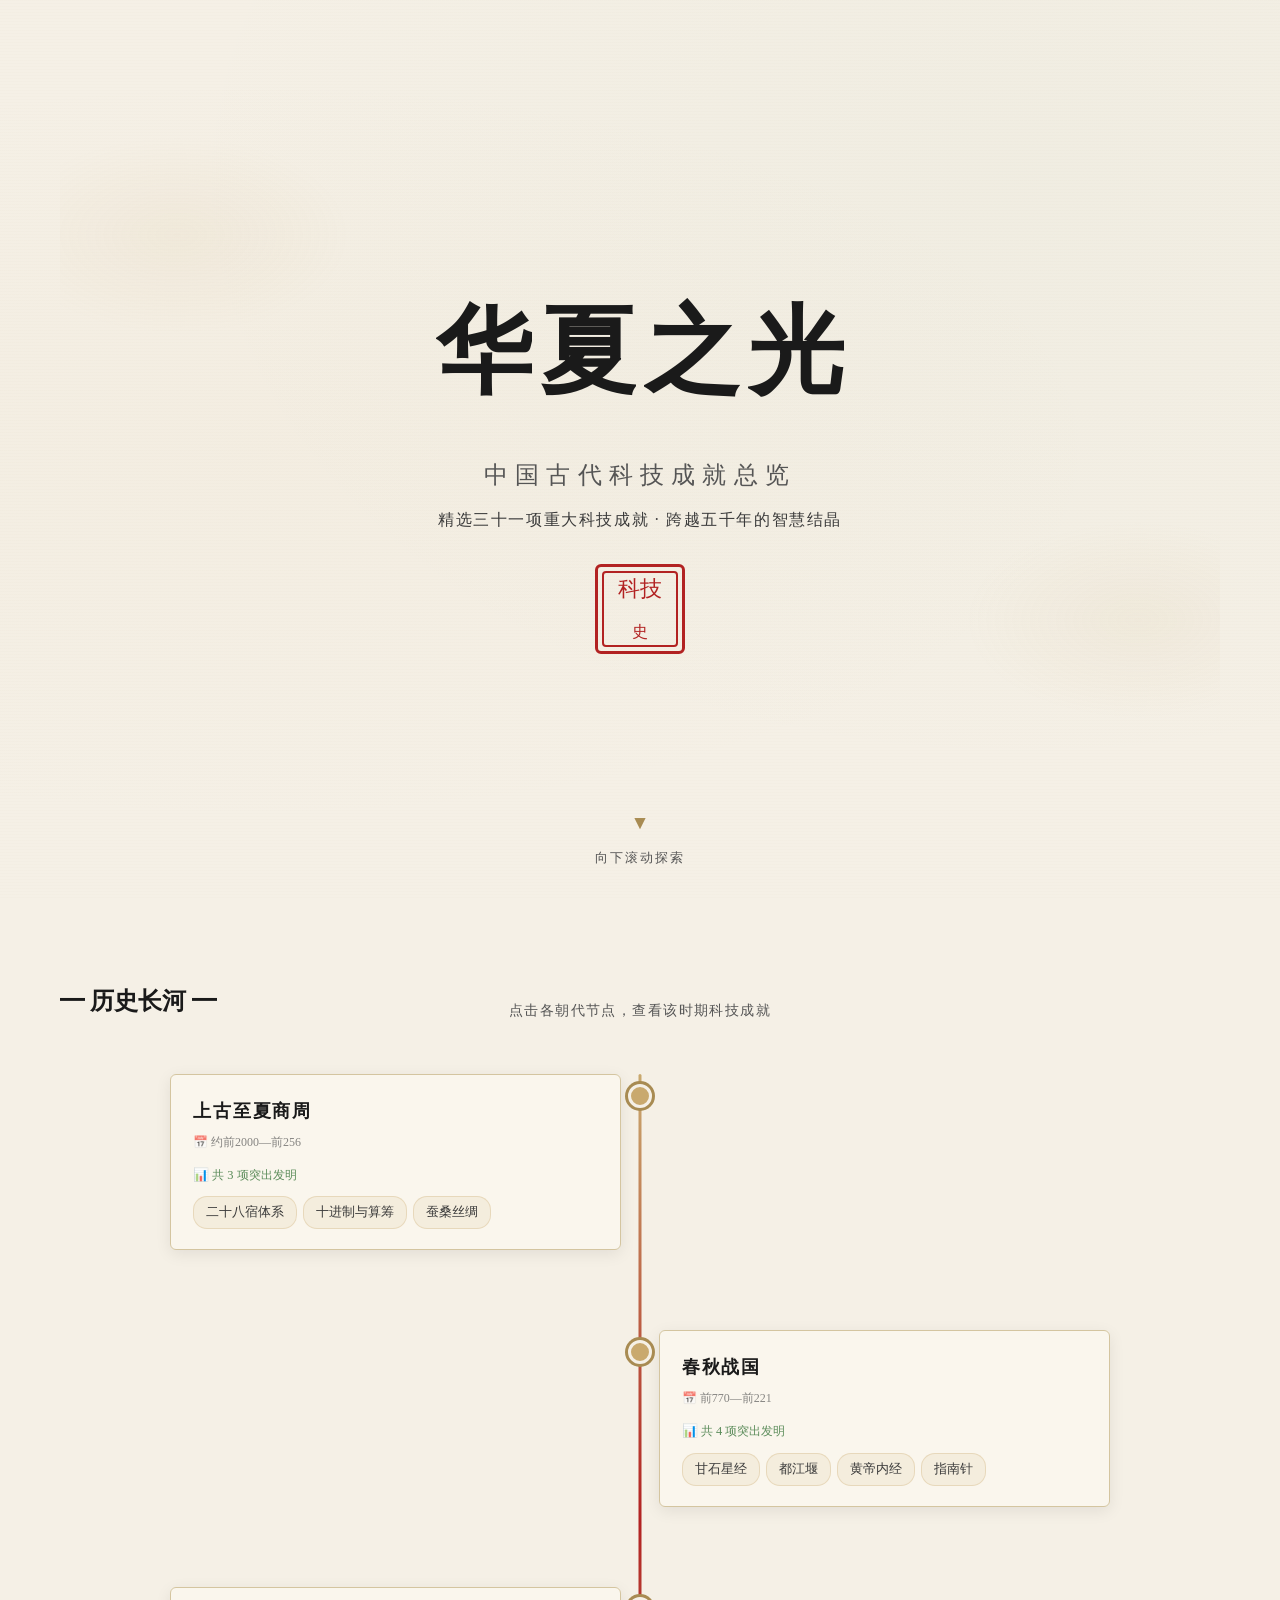
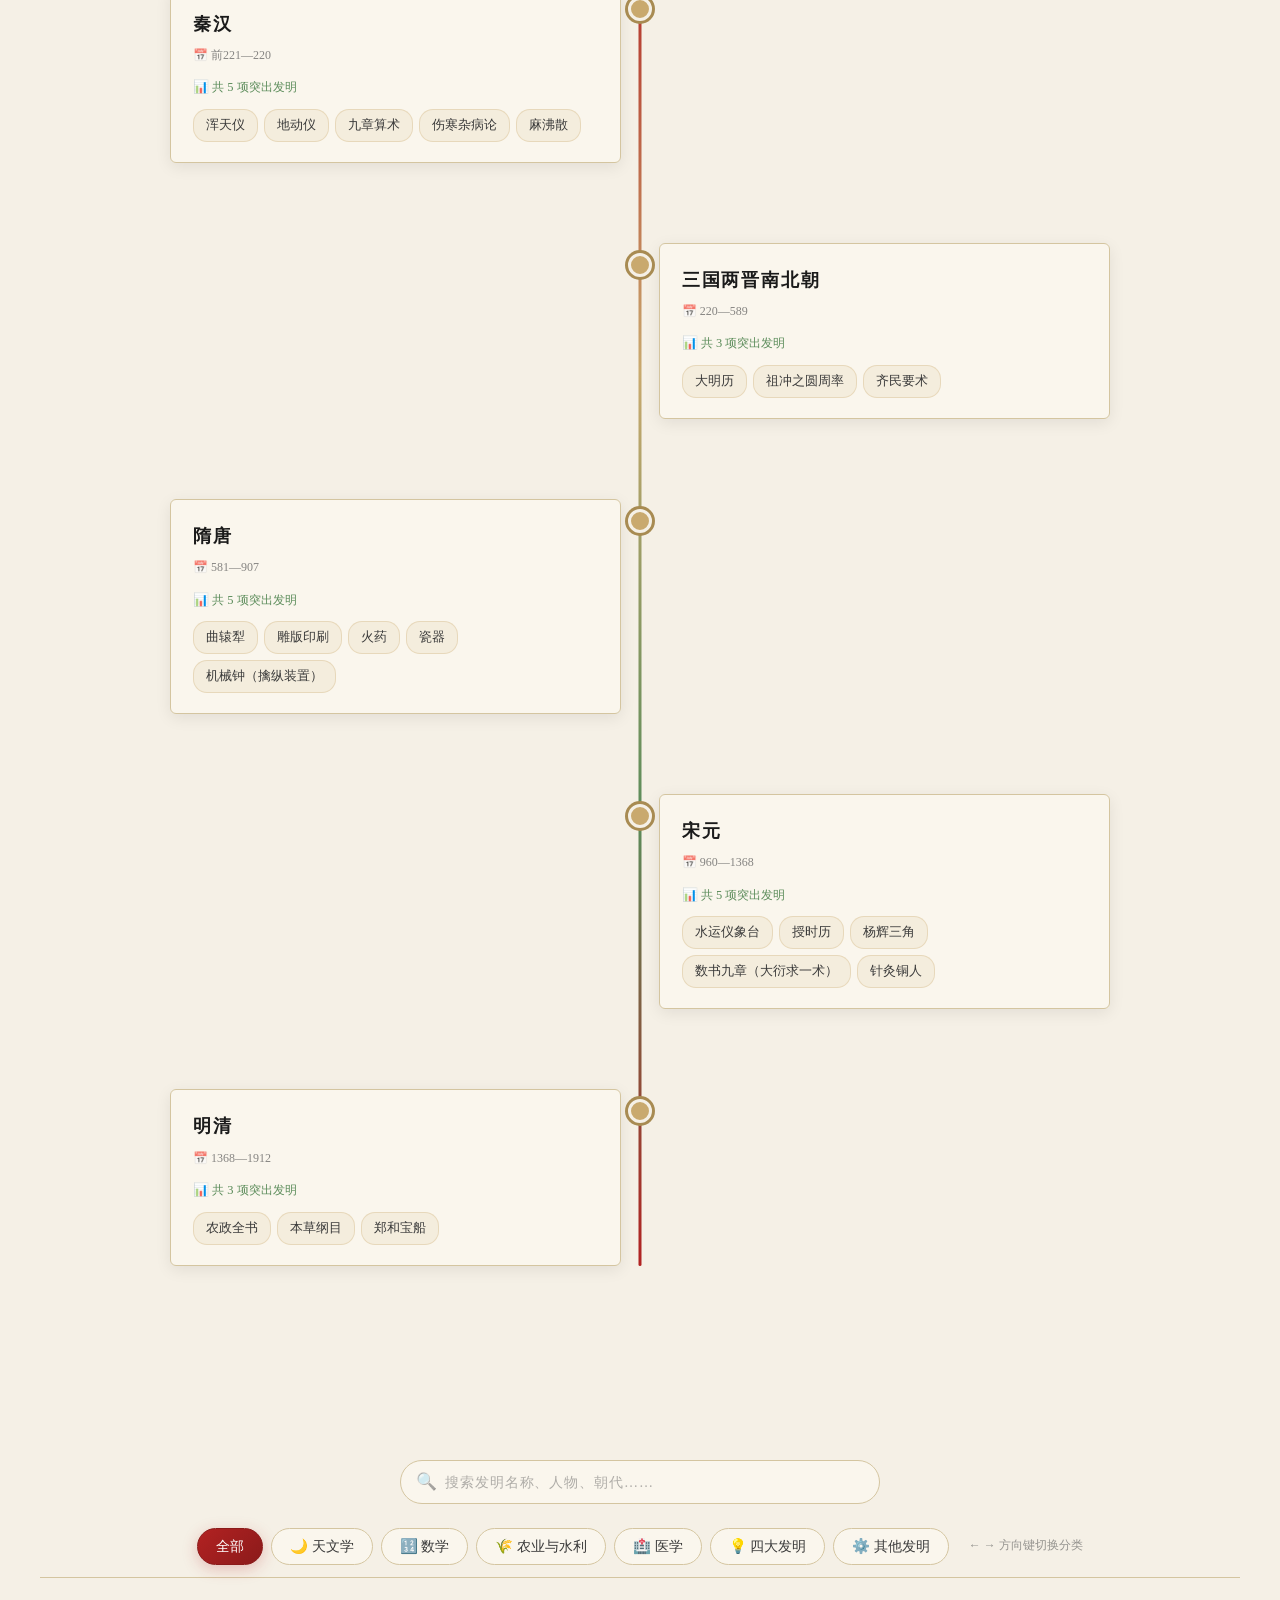
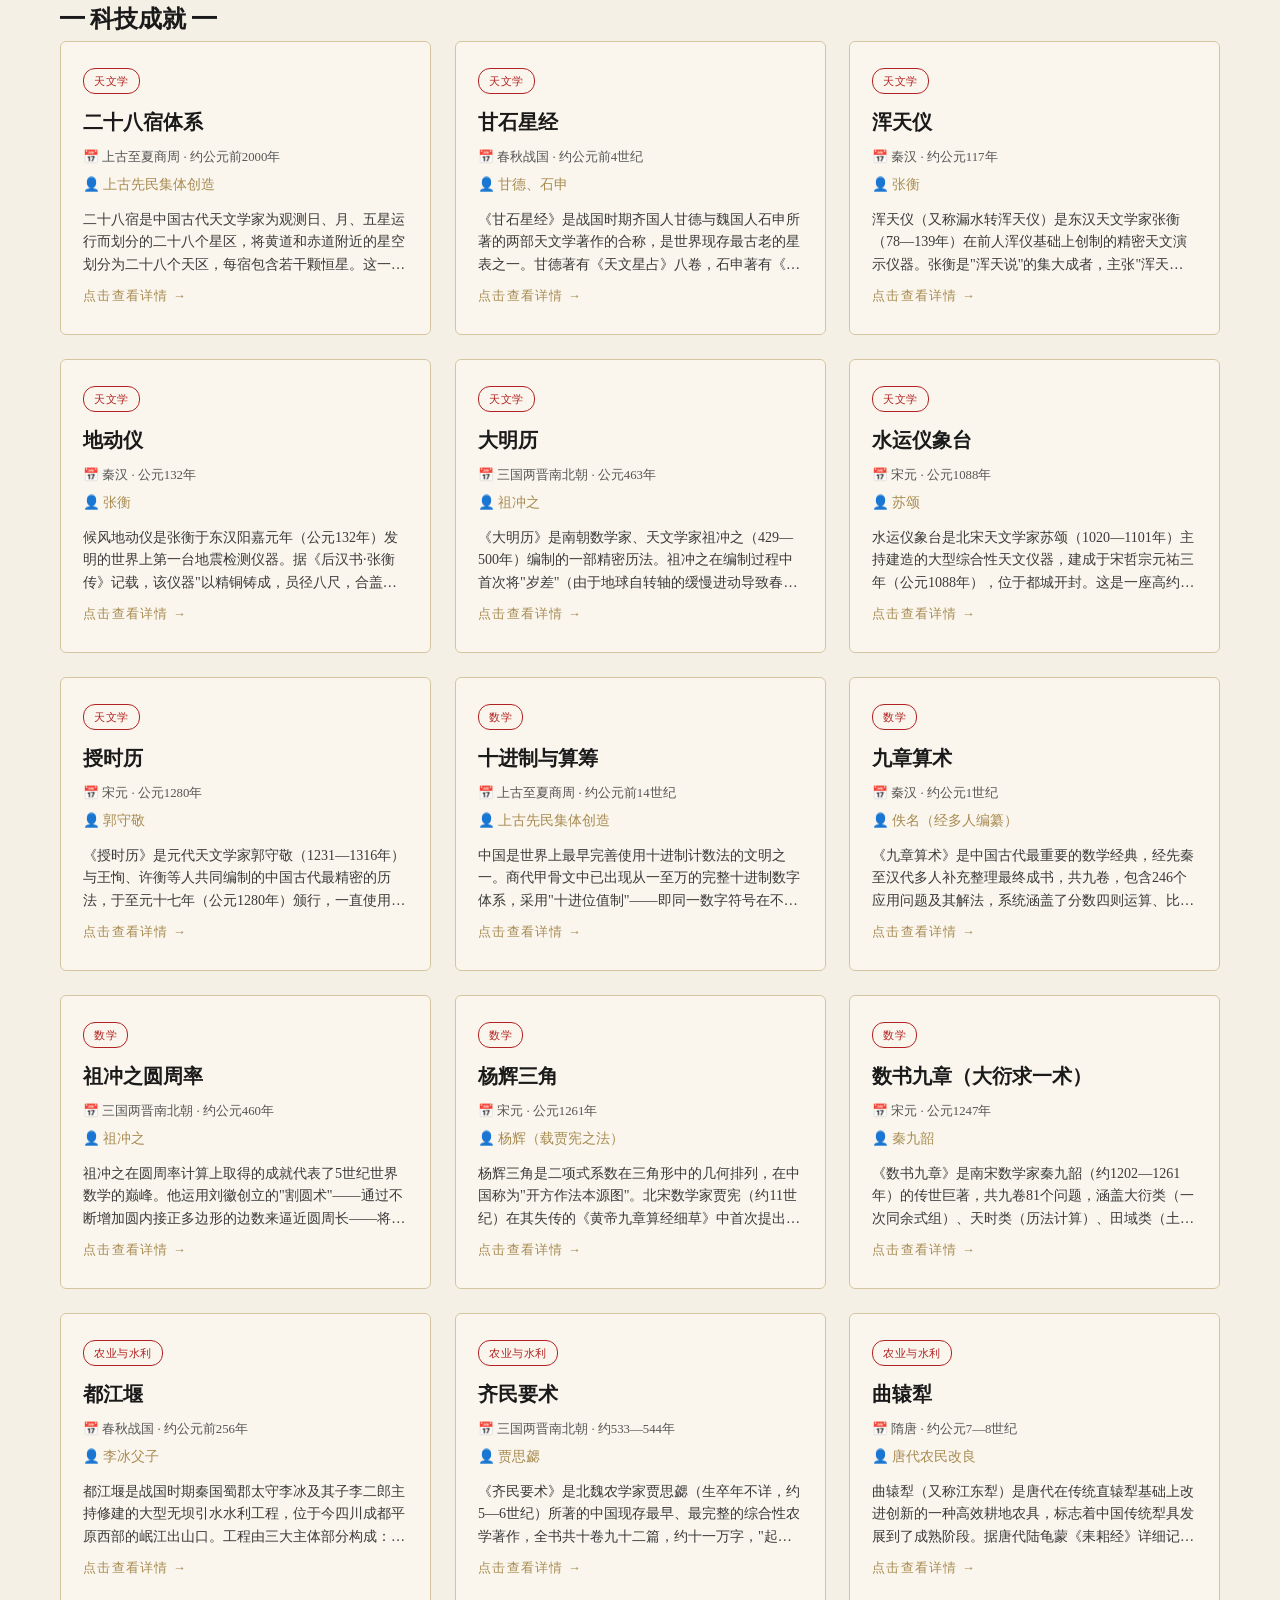
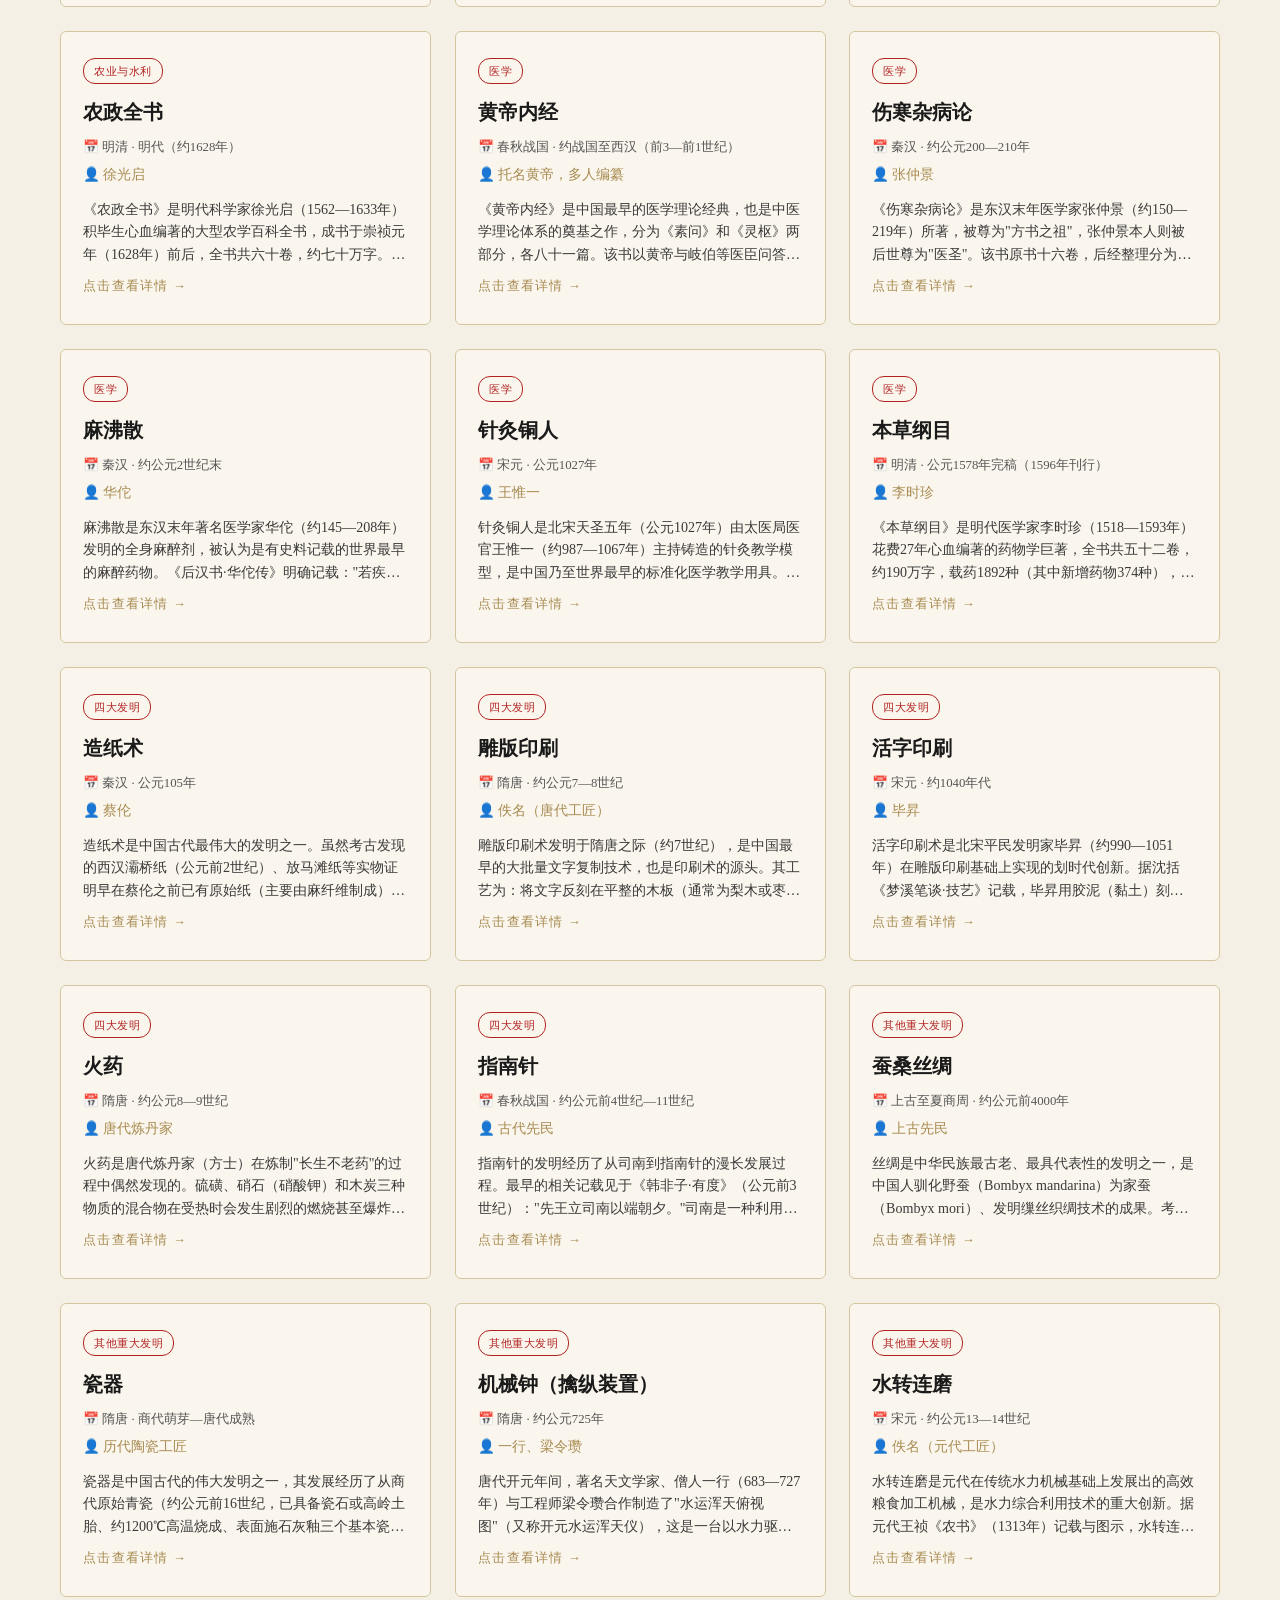
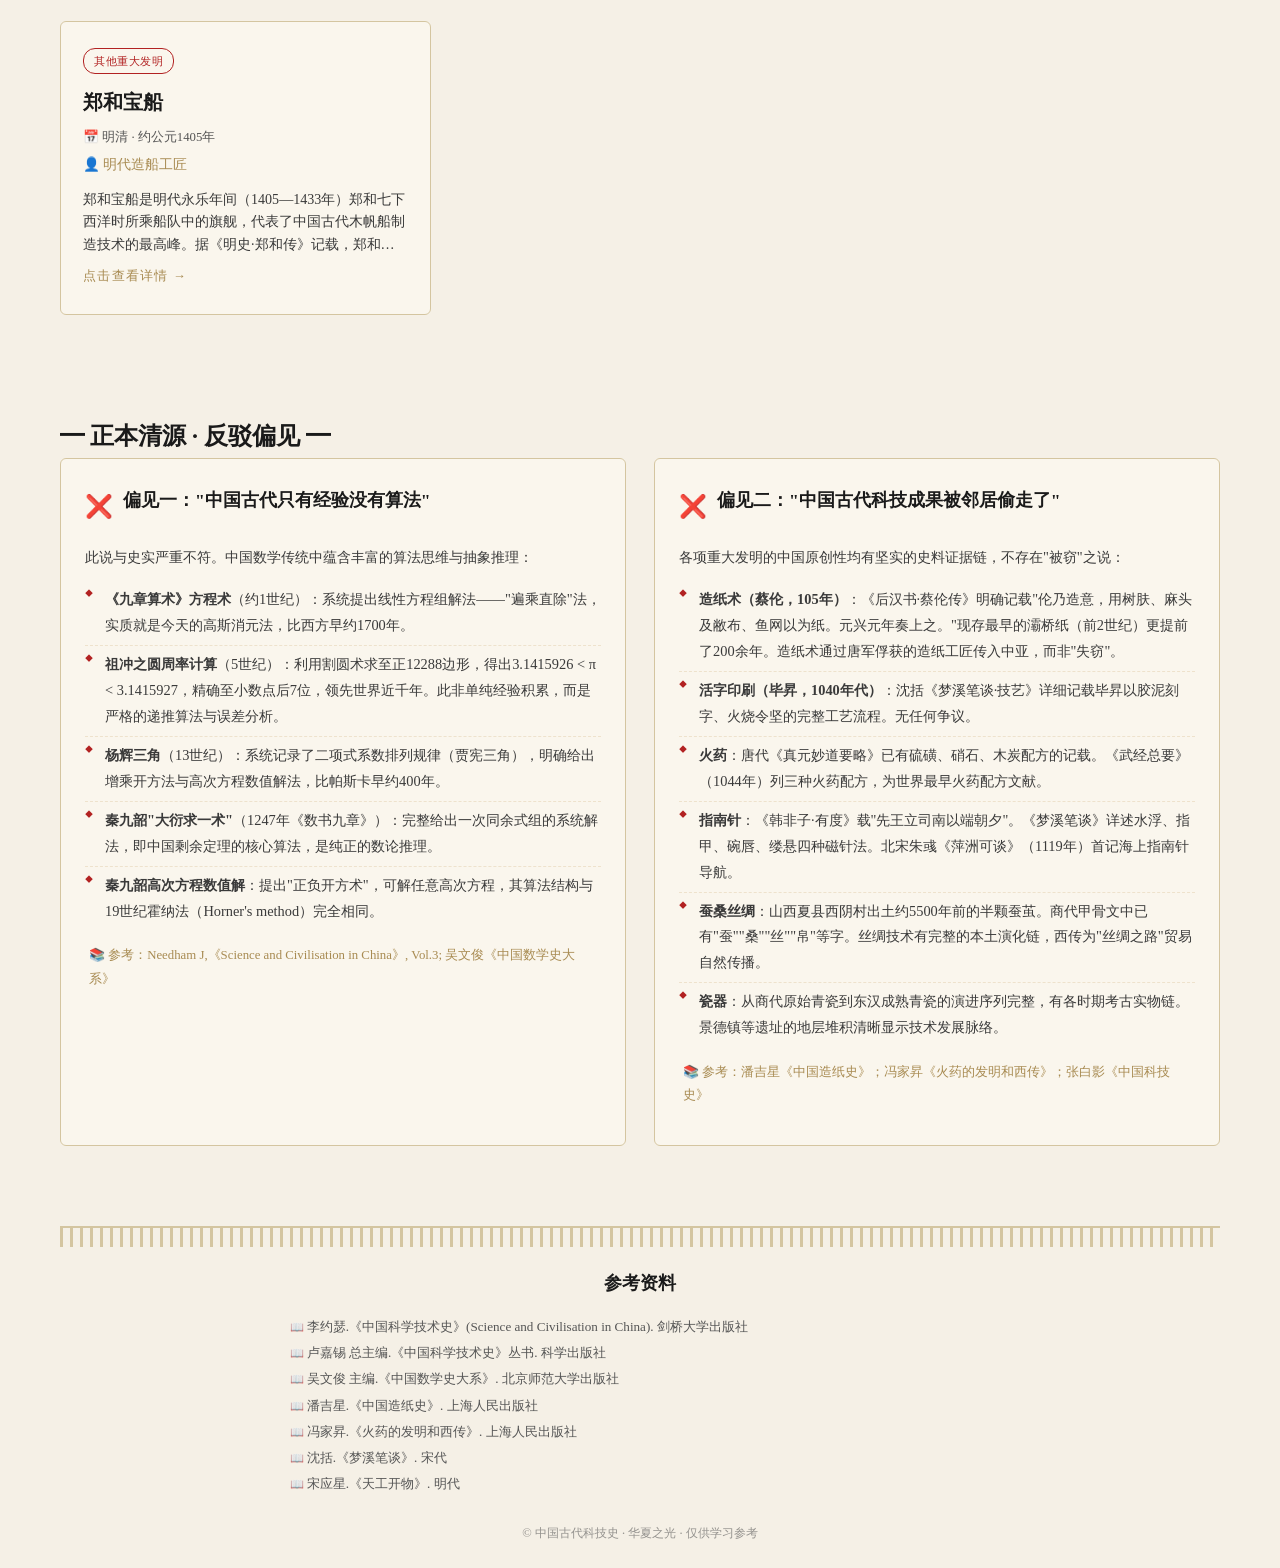
<file: index.html>
<!DOCTYPE html>
<html lang="zh-CN">
<head>
  <meta charset="UTF-8">
  <meta name="viewport" content="width=device-width, initial-scale=1.0">
  <title>中国古代科技史 · 华夏之光</title>
  <link rel="stylesheet" href="CSS/styles.css">
  <!-- Three.js 异步加载，不阻塞页面渲染 -->
  <script src="https://cdn.bootcdn.net/ajax/libs/three.js/r128/three.min.js" async></script>
  <!-- 主脚本 defer：等 DOM 解析完再执行 -->
  <script src="JS/script.js" defer></script>
</head>
<body>

  <!-- ===== Three.js 3D 背景 ===== -->
  <div id="three-container"></div>

  <!-- ===== 烟雾效果层 ===== -->
  <div class="mist mist-1"></div>
  <div class="mist mist-2"></div>
  <div class="mist mist-3"></div>

  <!-- ===== 主应用包裹器 ===== -->
  <div id="app">

    <!-- ===== Hero 区域 ===== -->
    <header class="hero">
      <div class="hero-cloud hero-cloud-left"></div>
      <div class="hero-cloud hero-cloud-right"></div>
      <div class="hero-content">
        <h1 class="hero-title">
          <span class="title-char" data-char="华">华</span>
          <span class="title-char" data-char="夏">夏</span>
          <span class="title-char" data-char="之">之</span>
          <span class="title-char" data-char="光">光</span>
        </h1>
        <p class="hero-subtitle">中国古代科技成就总览</p>
        <p class="hero-desc">精选三十一项重大科技成就 · 跨越五千年的智慧结晶</p>
        <div class="hero-seal-container">
          <div class="hero-seal" id="heroSeal">
            <div class="seal-border"></div>
            <span class="seal-text">科</span>
            <span class="seal-text">技</span>
            <span class="seal-text seal-text-small">史</span>
          </div>
        </div>
      </div>
      <div class="scroll-hint">
        <span class="scroll-arrow">▼</span>
        <span class="scroll-text">向下滚动探索</span>
      </div>
    </header>

    <!-- ===== 时间轴（蛇形曲折全页） ===== -->
    <section class="timeline-page" id="timelinePage">
      <h2 class="section-title">
        <span class="section-title-decoration">━</span>
        历史长河
        <span class="section-title-decoration">━</span>
      </h2>
      <p class="timeline-page-sub">点击各朝代节点，查看该时期科技成就</p>
      <div id="timelineTrack" class="timeline-track"></div>
    </section>

    <!-- ===== 搜索框 + 筛选导航（合并吸顶） ===== -->
    <div id="stickyHeader" class="sticky-header">
      <div id="searchBar" class="search-bar">
        <div class="search-inner">
          <span class="search-icon">🔍</span>
          <input
            type="text"
            id="searchInput"
            class="search-input"
            placeholder="搜索发明名称、人物、朝代……"
            autocomplete="off"
          />
          <button id="searchClear" class="search-clear" title="清除搜索">&times;</button>
        </div>
        <span id="searchResultHint" class="search-result-hint"></span>
      </div>

      <nav id="filterNav" class="filter-nav">
        <div class="filter-inner">
          <button class="filter-btn active" data-category="全部">全部</button>
          <button class="filter-btn" data-category="天文学">🌙 天文学</button>
          <button class="filter-btn" data-category="数学">🔢 数学</button>
          <button class="filter-btn" data-category="农业与水利">🌾 农业与水利</button>
          <button class="filter-btn" data-category="医学">🏥 医学</button>
          <button class="filter-btn" data-category="四大发明">💡 四大发明</button>
          <button class="filter-btn" data-category="其他重大发明">⚙️ 其他发明</button>
          <span class="filter-hint">← → 方向键切换分类</span>
        </div>
      </nav>
    </div>

    <!-- ===== 科技卡片网格 ===== -->
    <section class="cards-section">
      <h2 class="section-title">
        <span class="section-title-decoration">━</span>
        科技成就
        <span class="section-title-decoration">━</span>
      </h2>
      <div id="cardsGrid" class="cards-grid">
        <div class="cards-loading">
          <div class="loading-brush"></div>
          <span>研磨翰墨，准备呈现……</span>
        </div>
      </div>
    </section>

    <!-- ===== 反驳偏见专区 ===== -->
    <section id="debunkSection" class="debunk-section">
      <h2 class="section-title">
        <span class="section-title-decoration">━</span>
        正本清源 · 反驳偏见
        <span class="section-title-decoration">━</span>
      </h2>
      <div class="debunk-grid">
        <!-- 偏见一 -->
        <div class="debunk-card">
          <div class="debunk-header">
            <span class="debunk-icon">❌</span>
            <h3>偏见一："中国古代只有经验没有算法"</h3>
          </div>
          <div class="debunk-body">
            <p>此说与史实严重不符。中国数学传统中蕴含丰富的算法思维与抽象推理：</p>
            <ul>
              <li><strong>《九章算术》方程术</strong>（约1世纪）：系统提出线性方程组解法——"遍乘直除"法，实质就是今天的高斯消元法，比西方早约1700年。</li>
              <li><strong>祖冲之圆周率计算</strong>（5世纪）：利用割圆术求至正12288边形，得出3.1415926 &lt; π &lt; 3.1415927，精确至小数点后7位，领先世界近千年。此非单纯经验积累，而是严格的递推算法与误差分析。</li>
              <li><strong>杨辉三角</strong>（13世纪）：系统记录了二项式系数排列规律（贾宪三角），明确给出增乘开方法与高次方程数值解法，比帕斯卡早约400年。</li>
              <li><strong>秦九韶"大衍求一术"</strong>（1247年《数书九章》）：完整给出一次同余式组的系统解法，即中国剩余定理的核心算法，是纯正的数论推理。</li>
              <li><strong>秦九韶高次方程数值解</strong>：提出"正负开方术"，可解任意高次方程，其算法结构与19世纪霍纳法（Horner's method）完全相同。</li>
            </ul>
            <p class="debunk-source">📚 参考：Needham J,《Science and Civilisation in China》, Vol.3; 吴文俊《中国数学史大系》</p>
          </div>
        </div>

        <!-- 偏见二 -->
        <div class="debunk-card">
          <div class="debunk-header">
            <span class="debunk-icon">❌</span>
            <h3>偏见二："中国古代科技成果被邻居偷走了"</h3>
          </div>
          <div class="debunk-body">
            <p>各项重大发明的中国原创性均有坚实的史料证据链，不存在"被窃"之说：</p>
            <ul>
              <li><strong>造纸术（蔡伦，105年）</strong>：《后汉书·蔡伦传》明确记载"伦乃造意，用树肤、麻头及敝布、鱼网以为纸。元兴元年奏上之。"现存最早的灞桥纸（前2世纪）更提前了200余年。造纸术通过唐军俘获的造纸工匠传入中亚，而非"失窃"。</li>
              <li><strong>活字印刷（毕昇，1040年代）</strong>：沈括《梦溪笔谈·技艺》详细记载毕昇以胶泥刻字、火烧令坚的完整工艺流程。无任何争议。</li>
              <li><strong>火药</strong>：唐代《真元妙道要略》已有硫磺、硝石、木炭配方的记载。《武经总要》（1044年）列三种火药配方，为世界最早火药配方文献。</li>
              <li><strong>指南针</strong>：《韩非子·有度》载"先王立司南以端朝夕"。《梦溪笔谈》详述水浮、指甲、碗唇、缕悬四种磁针法。北宋朱彧《萍洲可谈》（1119年）首记海上指南针导航。</li>
              <li><strong>蚕桑丝绸</strong>：山西夏县西阴村出土约5500年前的半颗蚕茧。商代甲骨文中已有"蚕""桑""丝""帛"等字。丝绸技术有完整的本土演化链，西传为"丝绸之路"贸易自然传播。</li>
              <li><strong>瓷器</strong>：从商代原始青瓷到东汉成熟青瓷的演进序列完整，有各时期考古实物链。景德镇等遗址的地层堆积清晰显示技术发展脉络。</li>
            </ul>
            <p class="debunk-source">📚 参考：潘吉星《中国造纸史》；冯家昇《火药的发明和西传》；张白影《中国科技史》</p>
          </div>
        </div>
      </div>
    </section>

    <!-- ===== 底部 ===== -->
    <footer class="site-footer">
      <div class="footer-scroll-top"></div>
      <div class="footer-content">
        <h3>参考资料</h3>
        <ul class="footer-refs">
          <li>李约瑟.《中国科学技术史》(Science and Civilisation in China). 剑桥大学出版社</li>
          <li>卢嘉锡 总主编.《中国科学技术史》丛书. 科学出版社</li>
          <li>吴文俊 主编.《中国数学史大系》. 北京师范大学出版社</li>
          <li>潘吉星.《中国造纸史》. 上海人民出版社</li>
          <li>冯家昇.《火药的发明和西传》. 上海人民出版社</li>
          <li>沈括.《梦溪笔谈》. 宋代</li>
          <li>宋应星.《天工开物》. 明代</li>
        </ul>
      </div>
      <p class="footer-copy">© 中国古代科技史 · 华夏之光 · 仅供学习参考</p>
    </footer>
  </div>

  <!-- ===== 详情弹窗 ===== -->
  <div id="modalOverlay" class="modal-overlay">
    <div id="modalContent" class="modal-content">
      <button id="modalClose" class="modal-close" title="关闭">&times;</button>
      <div id="modalInner" class="modal-inner"></div>
    </div>
  </div>

  <!-- ===== 返回顶部 ===== -->
  <button id="backTop" class="back-top" title="返回顶部">▲</button>

</body>
</html>
</file>
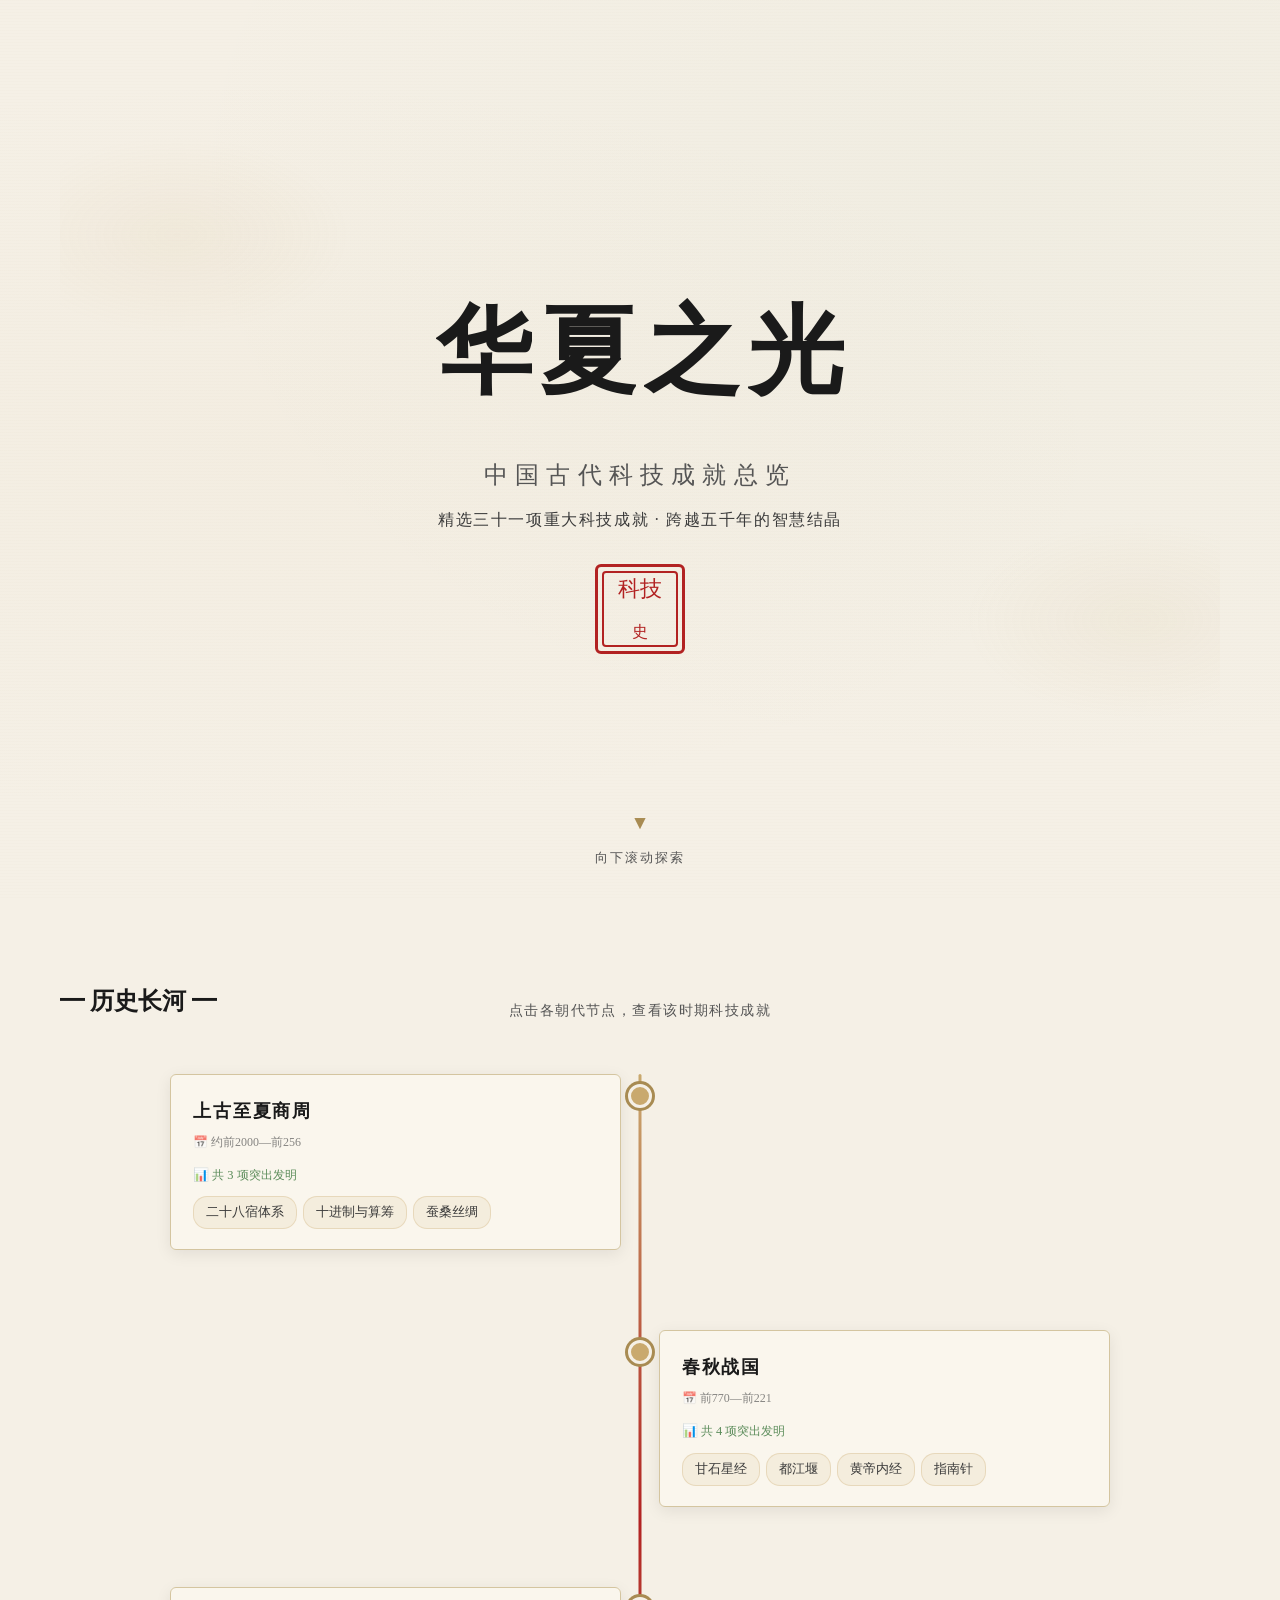
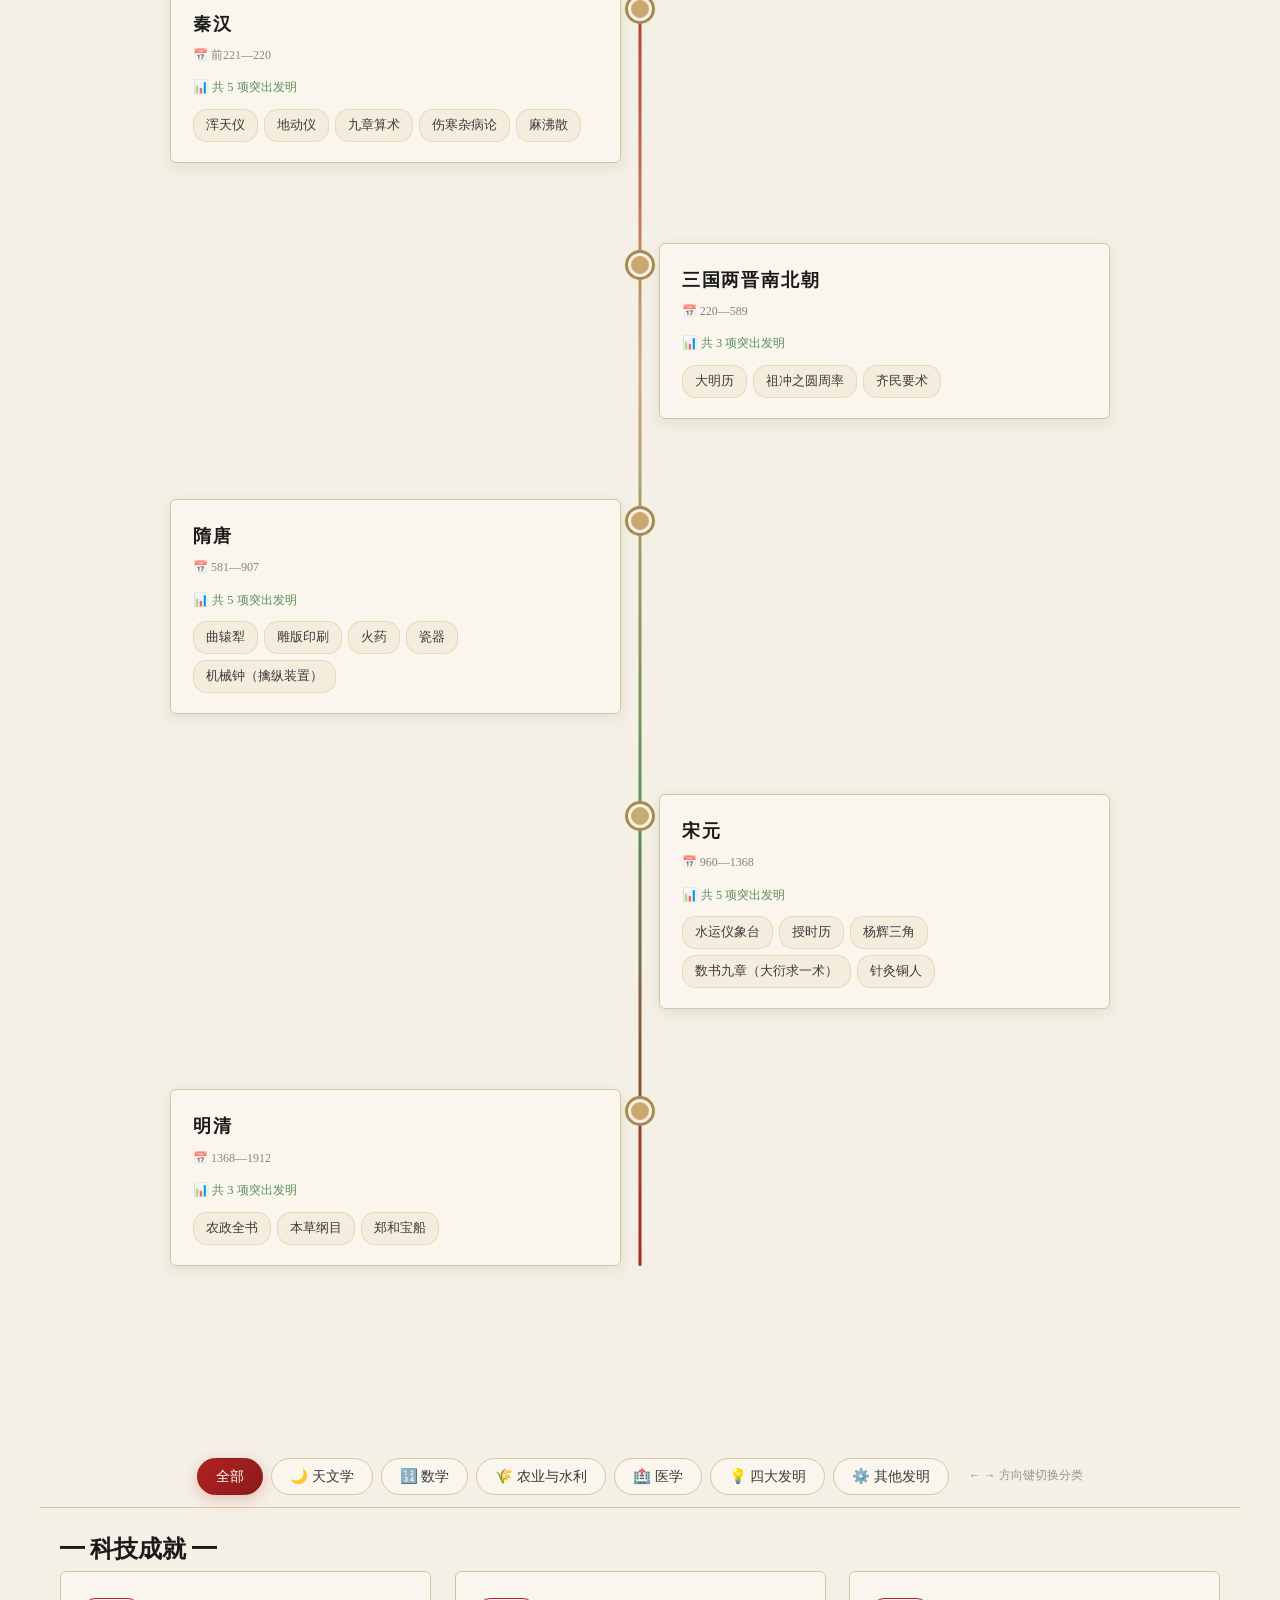
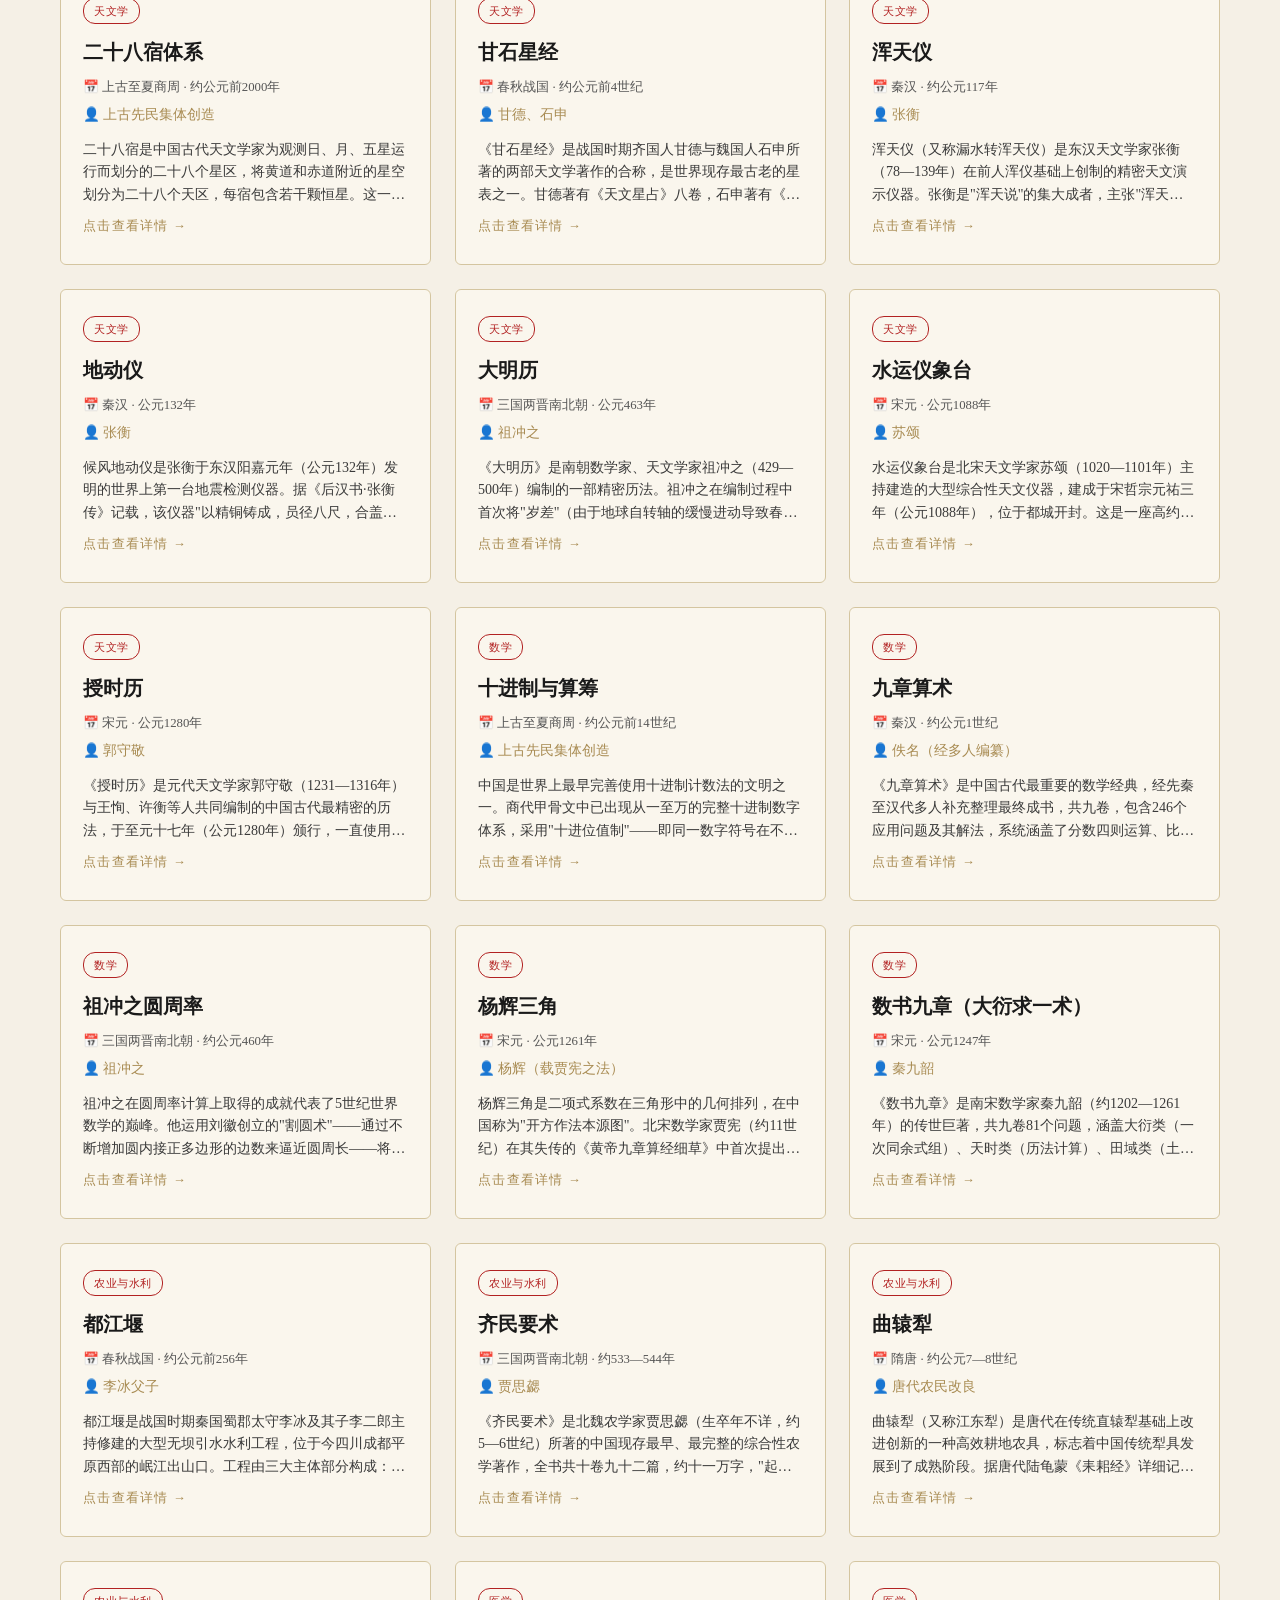
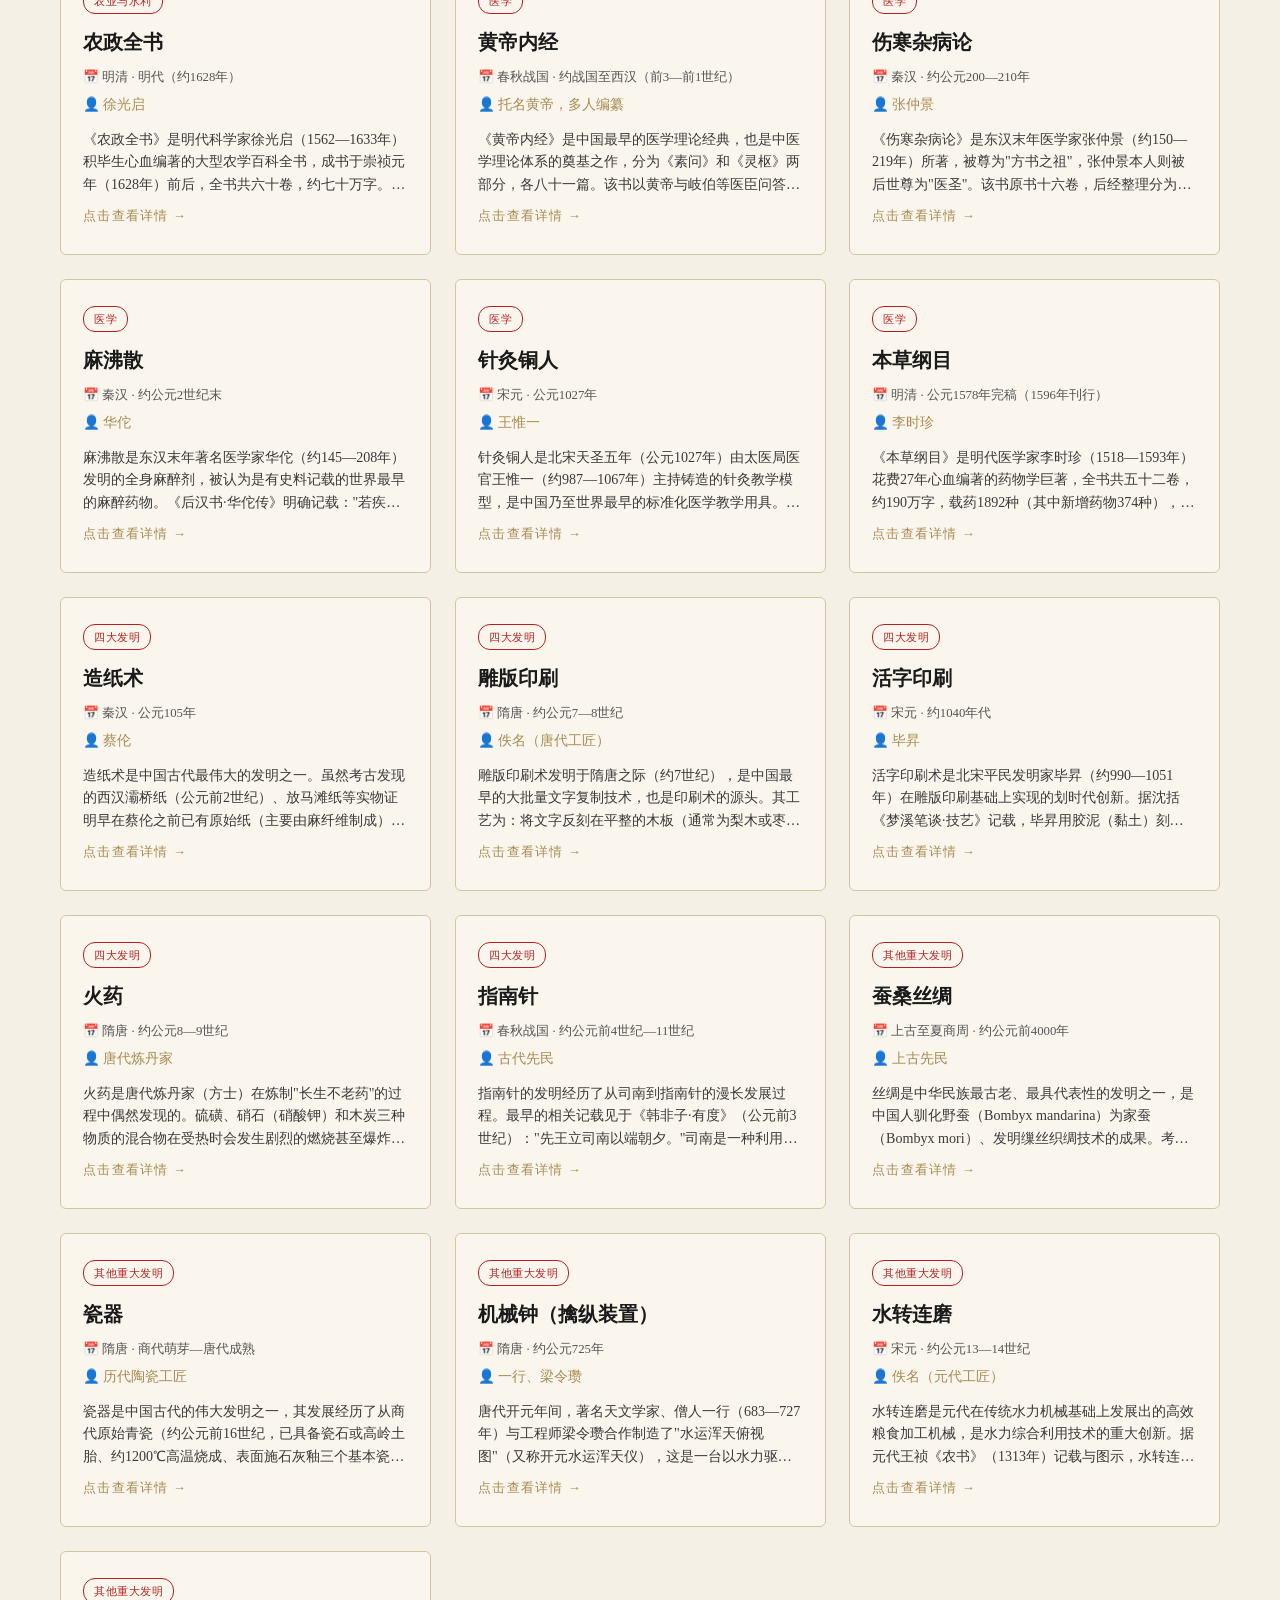
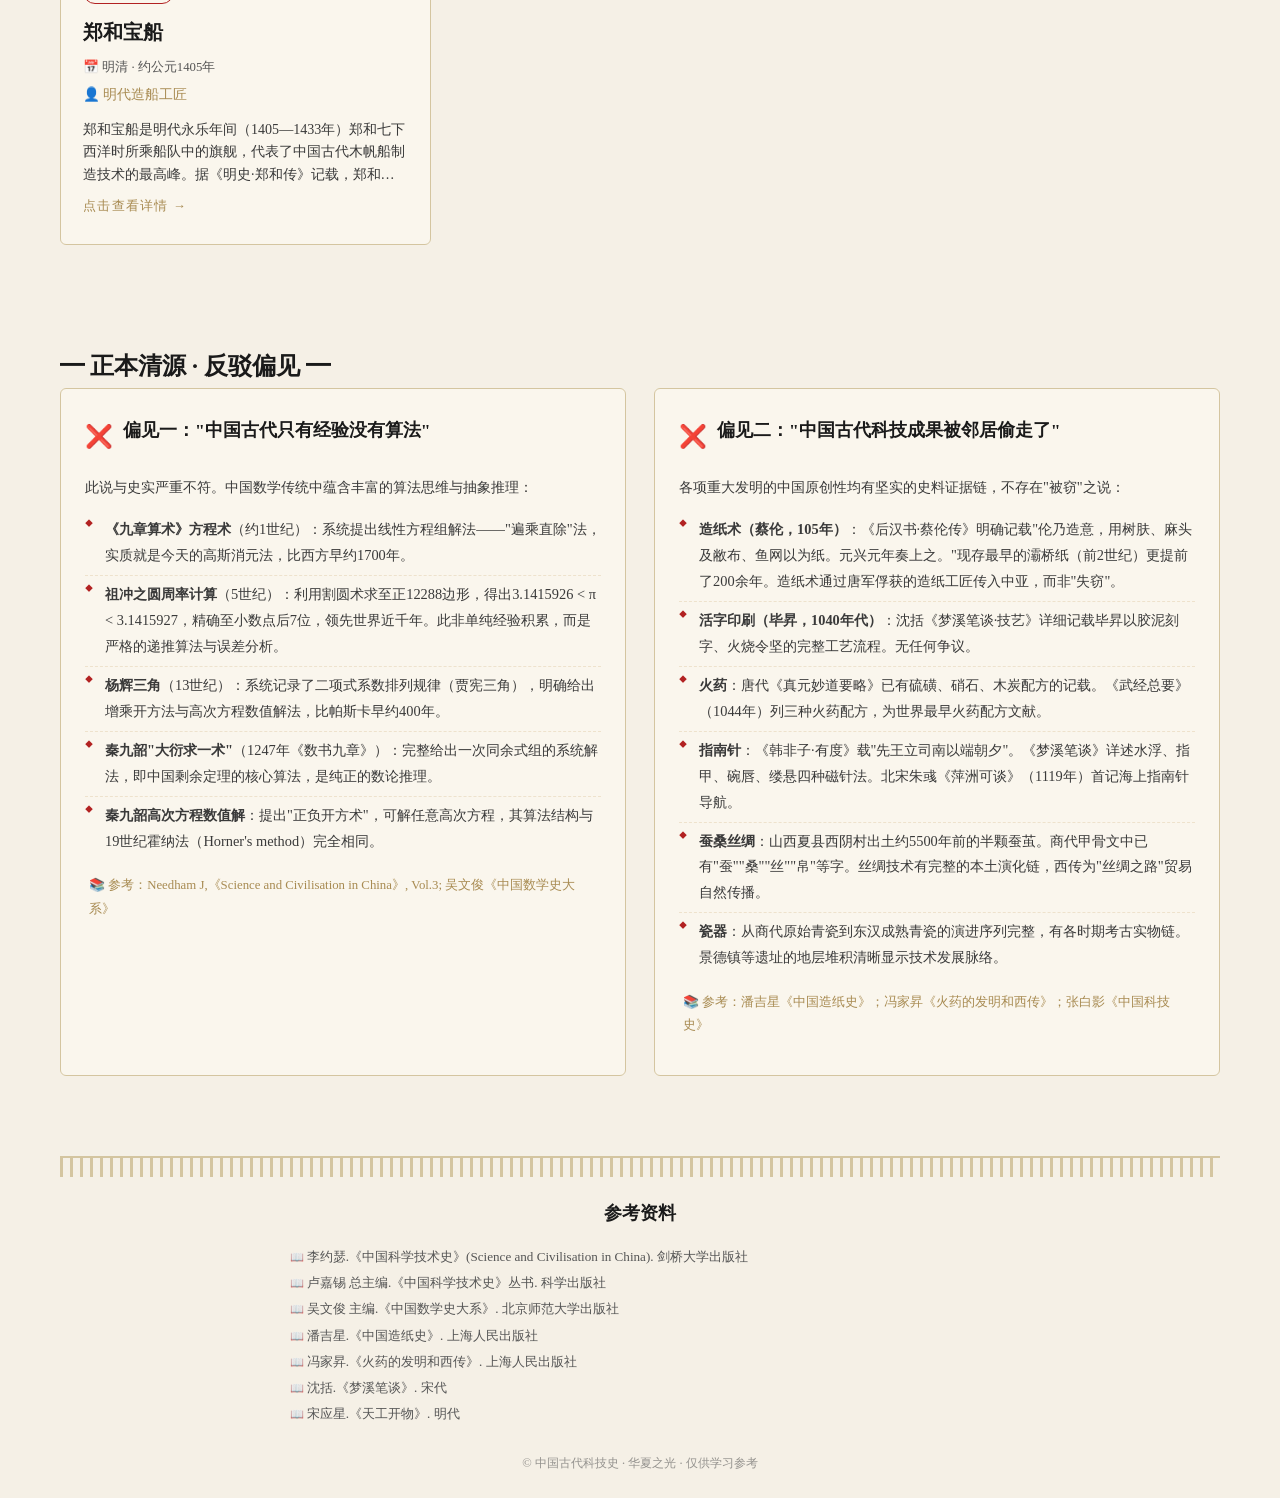
<file: 古代科技史/index.html>
<!DOCTYPE html>
<html lang="zh-CN">
<head>
  <meta charset="UTF-8">
  <meta name="viewport" content="width=device-width, initial-scale=1.0">
  <title>中国古代科技史 · 华夏之光</title>
  <link rel="stylesheet" href="styles.css">
  <!-- Three.js 异步加载，不阻塞页面渲染 -->
  <script src="https://cdn.bootcdn.net/ajax/libs/three.js/r128/three.min.js" async></script>
  <!-- 主脚本 defer：等 DOM 解析完再执行 -->
  <script src="script.js" defer></script>
</head>
<body>

  <!-- ===== Three.js 3D 背景 ===== -->
  <div id="three-container"></div>

  <!-- ===== 烟雾效果层 ===== -->
  <div class="mist mist-1"></div>
  <div class="mist mist-2"></div>
  <div class="mist mist-3"></div>

  <!-- ===== 主应用包裹器 ===== -->
  <div id="app">

    <!-- ===== Hero 区域 ===== -->
    <header class="hero">
      <div class="hero-cloud hero-cloud-left"></div>
      <div class="hero-cloud hero-cloud-right"></div>
      <div class="hero-content">
        <h1 class="hero-title">
          <span class="title-char" data-char="华">华</span>
          <span class="title-char" data-char="夏">夏</span>
          <span class="title-char" data-char="之">之</span>
          <span class="title-char" data-char="光">光</span>
        </h1>
        <p class="hero-subtitle">中国古代科技成就总览</p>
        <p class="hero-desc">精选三十一项重大科技成就 · 跨越五千年的智慧结晶</p>
        <div class="hero-seal-container">
          <div class="hero-seal" id="heroSeal">
            <div class="seal-border"></div>
            <span class="seal-text">科</span>
            <span class="seal-text">技</span>
            <span class="seal-text seal-text-small">史</span>
          </div>
        </div>
      </div>
      <div class="scroll-hint">
        <span class="scroll-arrow">▼</span>
        <span class="scroll-text">向下滚动探索</span>
      </div>
    </header>

    <!-- ===== 时间轴（蛇形曲折全页） ===== -->
    <section class="timeline-page" id="timelinePage">
      <h2 class="section-title">
        <span class="section-title-decoration">━</span>
        历史长河
        <span class="section-title-decoration">━</span>
      </h2>
      <p class="timeline-page-sub">点击各朝代节点，查看该时期科技成就</p>
      <div id="timelineTrack" class="timeline-track"></div>
    </section>

    <!-- ===== 筛选导航 ===== -->
    <nav id="filterNav" class="filter-nav">
      <div class="filter-inner">
        <button class="filter-btn active" data-category="全部">全部</button>
        <button class="filter-btn" data-category="天文学">🌙 天文学</button>
        <button class="filter-btn" data-category="数学">🔢 数学</button>
        <button class="filter-btn" data-category="农业与水利">🌾 农业与水利</button>
        <button class="filter-btn" data-category="医学">🏥 医学</button>
        <button class="filter-btn" data-category="四大发明">💡 四大发明</button>
        <button class="filter-btn" data-category="其他重大发明">⚙️ 其他发明</button>
        <span class="filter-hint">← → 方向键切换分类</span>
      </div>
    </nav>

    <!-- ===== 科技卡片网格 ===== -->
    <section class="cards-section">
      <h2 class="section-title">
        <span class="section-title-decoration">━</span>
        科技成就
        <span class="section-title-decoration">━</span>
      </h2>
      <div id="cardsGrid" class="cards-grid">
        <div class="cards-loading">
          <div class="loading-brush"></div>
          <span>研磨翰墨，准备呈现……</span>
        </div>
      </div>
    </section>

    <!-- ===== 反驳偏见专区 ===== -->
    <section id="debunkSection" class="debunk-section">
      <h2 class="section-title">
        <span class="section-title-decoration">━</span>
        正本清源 · 反驳偏见
        <span class="section-title-decoration">━</span>
      </h2>
      <div class="debunk-grid">
        <!-- 偏见一 -->
        <div class="debunk-card">
          <div class="debunk-header">
            <span class="debunk-icon">❌</span>
            <h3>偏见一："中国古代只有经验没有算法"</h3>
          </div>
          <div class="debunk-body">
            <p>此说与史实严重不符。中国数学传统中蕴含丰富的算法思维与抽象推理：</p>
            <ul>
              <li><strong>《九章算术》方程术</strong>（约1世纪）：系统提出线性方程组解法——"遍乘直除"法，实质就是今天的高斯消元法，比西方早约1700年。</li>
              <li><strong>祖冲之圆周率计算</strong>（5世纪）：利用割圆术求至正12288边形，得出3.1415926 &lt; π &lt; 3.1415927，精确至小数点后7位，领先世界近千年。此非单纯经验积累，而是严格的递推算法与误差分析。</li>
              <li><strong>杨辉三角</strong>（13世纪）：系统记录了二项式系数排列规律（贾宪三角），明确给出增乘开方法与高次方程数值解法，比帕斯卡早约400年。</li>
              <li><strong>秦九韶"大衍求一术"</strong>（1247年《数书九章》）：完整给出一次同余式组的系统解法，即中国剩余定理的核心算法，是纯正的数论推理。</li>
              <li><strong>秦九韶高次方程数值解</strong>：提出"正负开方术"，可解任意高次方程，其算法结构与19世纪霍纳法（Horner's method）完全相同。</li>
            </ul>
            <p class="debunk-source">📚 参考：Needham J,《Science and Civilisation in China》, Vol.3; 吴文俊《中国数学史大系》</p>
          </div>
        </div>

        <!-- 偏见二 -->
        <div class="debunk-card">
          <div class="debunk-header">
            <span class="debunk-icon">❌</span>
            <h3>偏见二："中国古代科技成果被邻居偷走了"</h3>
          </div>
          <div class="debunk-body">
            <p>各项重大发明的中国原创性均有坚实的史料证据链，不存在"被窃"之说：</p>
            <ul>
              <li><strong>造纸术（蔡伦，105年）</strong>：《后汉书·蔡伦传》明确记载"伦乃造意，用树肤、麻头及敝布、鱼网以为纸。元兴元年奏上之。"现存最早的灞桥纸（前2世纪）更提前了200余年。造纸术通过唐军俘获的造纸工匠传入中亚，而非"失窃"。</li>
              <li><strong>活字印刷（毕昇，1040年代）</strong>：沈括《梦溪笔谈·技艺》详细记载毕昇以胶泥刻字、火烧令坚的完整工艺流程。无任何争议。</li>
              <li><strong>火药</strong>：唐代《真元妙道要略》已有硫磺、硝石、木炭配方的记载。《武经总要》（1044年）列三种火药配方，为世界最早火药配方文献。</li>
              <li><strong>指南针</strong>：《韩非子·有度》载"先王立司南以端朝夕"。《梦溪笔谈》详述水浮、指甲、碗唇、缕悬四种磁针法。北宋朱彧《萍洲可谈》（1119年）首记海上指南针导航。</li>
              <li><strong>蚕桑丝绸</strong>：山西夏县西阴村出土约5500年前的半颗蚕茧。商代甲骨文中已有"蚕""桑""丝""帛"等字。丝绸技术有完整的本土演化链，西传为"丝绸之路"贸易自然传播。</li>
              <li><strong>瓷器</strong>：从商代原始青瓷到东汉成熟青瓷的演进序列完整，有各时期考古实物链。景德镇等遗址的地层堆积清晰显示技术发展脉络。</li>
            </ul>
            <p class="debunk-source">📚 参考：潘吉星《中国造纸史》；冯家昇《火药的发明和西传》；张白影《中国科技史》</p>
          </div>
        </div>
      </div>
    </section>

    <!-- ===== 底部 ===== -->
    <footer class="site-footer">
      <div class="footer-scroll-top"></div>
      <div class="footer-content">
        <h3>参考资料</h3>
        <ul class="footer-refs">
          <li>李约瑟.《中国科学技术史》(Science and Civilisation in China). 剑桥大学出版社</li>
          <li>卢嘉锡 总主编.《中国科学技术史》丛书. 科学出版社</li>
          <li>吴文俊 主编.《中国数学史大系》. 北京师范大学出版社</li>
          <li>潘吉星.《中国造纸史》. 上海人民出版社</li>
          <li>冯家昇.《火药的发明和西传》. 上海人民出版社</li>
          <li>沈括.《梦溪笔谈》. 宋代</li>
          <li>宋应星.《天工开物》. 明代</li>
        </ul>
      </div>
      <p class="footer-copy">© 中国古代科技史 · 华夏之光 · 仅供学习参考</p>
    </footer>
  </div>

  <!-- ===== 详情弹窗 ===== -->
  <div id="modalOverlay" class="modal-overlay">
    <div id="modalContent" class="modal-content">
      <button id="modalClose" class="modal-close" title="关闭">&times;</button>
      <div id="modalInner" class="modal-inner"></div>
    </div>
  </div>

  <!-- ===== 返回顶部 ===== -->
  <button id="backTop" class="back-top" title="返回顶部">▲</button>

</body>
</html>
</file>
<file: CSS/styles.css>
/* ==========================================
   中国古代科技史 · 华夏之光 — 样式表
   ========================================== */

/* ===== CSS 变量 ===== */
:root {
  --bg-paper: #f5f0e6;
  --bg-paper-dark: #ebe3d3;
  --ink: #1a1a1a;
  --ink-light: #3a3a3a;
  --ink-mid: #555;
  --vermillion: #b22222;
  --vermillion-light: #cc3333;
  --vermillion-dark: #8b1a1a;
  --gold: #c9a96e;
  --gold-light: #d4b87a;
  --gold-dark: #a88b52;
  --jade: #5b8c5a;
  --jade-light: #7aa879;
  --cream: #faf6ed;
  --border-color: #d4c5a0;
  --shadow-color: rgba(0, 0, 0, 0.08);
  --shadow-strong: rgba(0, 0, 0, 0.18);
  --font-serif: 'Noto Serif SC', 'SimSun', 'STSong', 'Songti SC', '宋体', serif;
  --font-kai: 'ZCOOL KaiTi', 'KaiTi', 'STKaiti', '楷体', serif;
  --font-display: 'Ma Shan Zheng', 'STKaiti', 'KaiTi', '楷体', cursive;
  --border-radius: 6px;
  --transition-fast: 0.2s ease;
  --transition-med: 0.35s ease;
  --transition-slow: 0.6s ease;
}

/* ===== 重置 ===== */
*, *::before, *::after {
  margin: 0;
  padding: 0;
  box-sizing: border-box;
}

html {
  scroll-behavior: smooth;
  font-size: 16px;
}

body {
  font-family: var(--font-serif);
  background-color: var(--bg-paper);
  color: var(--ink);
  line-height: 1.8;
  overflow-x: hidden;
  /* 宣纸纹理背景 */
  background-image:
    radial-gradient(ellipse at 20% 50%, rgba(201, 169, 110, 0.04) 0%, transparent 60%),
    radial-gradient(ellipse at 80% 20%, rgba(91, 140, 90, 0.03) 0%, transparent 60%),
    repeating-linear-gradient(
      0deg,
      transparent,
      transparent 2px,
      rgba(139, 119, 80, 0.015) 2px,
      rgba(139, 119, 80, 0.015) 3px
    );
  background-attachment: fixed;
}

/* ===== Three.js 容器 ===== */
#three-container {
  position: fixed;
  top: 0;
  left: 0;
  width: 100vw;
  height: 100vh;
  z-index: 0;
  pointer-events: none;
  opacity: 0;
  transition: opacity 1s cubic-bezier(0.25, 0.1, 0.25, 1);
}
#three-container.three-ready {
  opacity: 0.35;
}

/* ===== 烟雾效果 ===== */
.mist {
  position: fixed;
  top: 0;
  left: 0;
  width: 100vw;
  height: 100vh;
  pointer-events: none;
  z-index: 1;
  opacity: 0;
}
.mist-1 {
  background: radial-gradient(ellipse at 30% 60%, rgba(201, 169, 110, 0.06) 0%, transparent 50%);
  animation: mistDrift1 28s ease-in-out infinite;
}
.mist-2 {
  background: radial-gradient(ellipse at 70% 40%, rgba(201, 169, 110, 0.05) 0%, transparent 55%);
  animation: mistDrift2 35s ease-in-out infinite;
}
.mist-3 {
  background: radial-gradient(ellipse at 50% 50%, rgba(91, 140, 90, 0.03) 0%, transparent 70%);
  animation: mistDrift3 22s ease-in-out infinite;
}

@keyframes mistDrift1 {
  0%, 100% { transform: translate(0, 0); opacity: 0; }
  20% { opacity: 0.7; }
  40% { transform: translate(5%, 2%); opacity: 0.5; }
  60% { transform: translate(-3%, -1%); opacity: 0.3; }
  80% { opacity: 0; }
}
@keyframes mistDrift2 {
  0%, 100% { transform: translate(0, 0); opacity: 0; }
  25% { opacity: 0.6; }
  50% { transform: translate(-4%, 3%); opacity: 0.4; }
  75% { opacity: 0.2; }
}
@keyframes mistDrift3 {
  0%, 100% { transform: translate(0, 0); opacity: 0; }
  30% { opacity: 0.5; }
  60% { transform: translate(3%, -2%); opacity: 0.3; }
  85% { opacity: 0; }
}

/* ===== 主应用包裹器 ===== */
#app {
  position: relative;
  z-index: 2;
  max-width: 1200px;
  margin: 0 auto;
  padding: 0 20px;
}

/* ===== Hero 区域 ===== */
.hero {
  width: 100%;
  height: 100vh;          /* 视口高度 100% */
  position: relative;     /* 为内部绝对定位的子元素提供基准 */
  overflow: hidden;       /* 防止云朵等装饰溢出 */
  display: flex;
  flex-direction: column;
  align-items: center;
  justify-content: center;
  text-align: center;
  padding: 80px 20px 60px;
}
.hero-content {
  position: relative;
  z-index: 3;
}
.hero-cloud {
  position: absolute;
  width: 350px;
  height: 200px;
  background: radial-gradient(ellipse, rgba(201, 169, 110, 0.08) 0%, transparent 70%);
  border-radius: 50%;
  z-index: 1;
}
.hero-cloud-left {
  top: 15%;
  left: -5%;
  animation: cloudFloat 20s ease-in-out infinite;
}
.hero-cloud-right {
  bottom: 20%;
  right: -8%;
  animation: cloudFloat 25s ease-in-out infinite reverse;
}
@keyframes cloudFloat {
  0%, 100% { transform: translate(0, 0) scale(1); }
  50% { transform: translate(30px, -20px) scale(1.1); }
}

/* 标题 */
.hero-title {
  font-family: var(--font-display);
  font-size: clamp(3rem, 8vw, 6rem);
  color: var(--ink);
  margin-bottom: 16px;
  display: flex;
  gap: 8px;
  justify-content: center;
  flex-wrap: wrap;
}
.title-char {
  display: inline-block;
  /* 水墨晕染进入 */
  animation: inkReveal 1s ease-out forwards;
  opacity: 0;
}
.title-char:nth-child(1) { animation-delay: 0.1s; }
.title-char:nth-child(2) { animation-delay: 0.35s; }
.title-char:nth-child(3) { animation-delay: 0.6s; }
.title-char:nth-child(4) { animation-delay: 0.85s; }

/* 金色流光 */
.hero-title .title-char {
  background: linear-gradient(135deg, var(--ink) 30%, var(--gold) 45%, var(--vermillion) 55%, var(--ink) 70%);
  background-size: 300% 300%;
  -webkit-background-clip: text;
  background-clip: text;
  -webkit-text-fill-color: transparent;
  animation: inkReveal 1s ease-out forwards, goldShimmer 4s ease-in-out infinite;
  animation-delay: 0.1s, 2s;
}
.hero-title .title-char:nth-child(2) { animation-delay: 0.35s, 2.15s; }
.hero-title .title-char:nth-child(3) { animation-delay: 0.6s, 2.3s; }
.hero-title .title-char:nth-child(4) { animation-delay: 0.85s, 2.45s; }

@keyframes inkReveal {
  0% { opacity: 0; transform: translateY(20px) scale(0.8); filter: blur(4px); }
  60% { opacity: 0.9; transform: translateY(-3px) scale(1.03); filter: blur(0); }
  100% { opacity: 1; transform: translateY(0) scale(1); filter: blur(0); }
}
@keyframes goldShimmer {
  0%, 100% { background-position: 0% 50%; }
  50% { background-position: 100% 50%; }
}

.hero-subtitle {
  font-family: var(--font-kai);
  font-size: clamp(1.1rem, 3vw, 1.5rem);
  color: var(--ink-mid);
  margin-bottom: 8px;
  letter-spacing: 0.3em;
}
.hero-desc {
  font-size: 1rem;
  color: var(--ink-light);
  margin-bottom: 30px;
  letter-spacing: 0.1em;
}

/* 印章 */
.hero-seal-container {
  display: flex;
  justify-content: center;
}
.hero-seal {
  width: 90px;
  height: 90px;
  border: 3px solid var(--vermillion);
  border-radius: 6px;
  display: flex;
  flex-wrap: wrap;
  align-items: center;
  justify-content: center;
  color: var(--vermillion);
  font-family: var(--font-display);
  position: relative;
  cursor: default;
  /* 印章盖章动画 */
  animation: sealStamp 0.8s cubic-bezier(0.25, 0.46, 0.45, 0.94) both;
  animation-delay: 1.5s;
  transform-origin: center center;
}
.seal-border {
  position: absolute;
  inset: 4px;
  border: 2px solid var(--vermillion);
  border-radius: 4px;
}
.seal-text {
  font-size: 1.4rem;
  line-height: 1;
}
.seal-text-small {
  font-size: 1rem;
  width: 100%;
  text-align: center;
}

@keyframes sealStamp {
  0% { transform: scale(3) rotate(-15deg); opacity: 0; }
  50% { transform: scale(1.1) rotate(3deg); opacity: 1; }
  70% { transform: scale(0.92) rotate(-1deg); }
  85% { transform: scale(1.03) rotate(0.5deg); }
  100% { transform: scale(1) rotate(0deg); opacity: 1; }
}

/* 滚动提示 */
.scroll-hint {
  position: absolute;
  bottom: 30px;
  display: flex;
  flex-direction: column;
  align-items: center;
  gap: 6px;
  animation: scrollPulse 2s ease-in-out infinite;
}
.scroll-arrow {
  font-size: 1.2rem;
  color: var(--gold-dark);
}
.scroll-text {
  font-size: 0.8rem;
  color: var(--ink-mid);
  letter-spacing: 0.15em;
}
@keyframes scrollPulse {
  0%, 100% { opacity: 0.4; transform: translateY(0); }
  50% { opacity: 1; transform: translateY(8px); }
}

/* ===== 吸顶容器（搜索框 + 筛选导航） ===== */
.sticky-header {
  position: sticky;
  top: 0;
  z-index: 100;
  margin: 0 -20px;
  background: rgba(245, 240, 230, 0.92);
  backdrop-filter: blur(10px);
  border-bottom: 1px solid var(--border-color);
  transition: box-shadow var(--transition-med);
}
.sticky-header.sticky-active {
  box-shadow: 0 2px 20px var(--shadow-color);
}

/* ===== 搜索框 ===== */
.search-bar {
  padding: 14px 0 10px;
  display: flex;
  flex-direction: column;
  align-items: center;
  gap: 6px;
}
.search-inner {
  position: relative;
  max-width: 480px;
  width: 100%;
  display: flex;
  align-items: center;
}
.search-icon {
  position: absolute;
  left: 16px;
  font-size: 1.05rem;
  pointer-events: none;
  z-index: 2;
  opacity: 0.55;
  transition: opacity var(--transition-fast);
}
.search-input {
  width: 100%;
  padding: 12px 44px 12px 44px;
  font-family: var(--font-kai);
  font-size: 0.95rem;
  color: var(--ink);
  background: var(--cream);
  border: 1.5px solid var(--border-color);
  border-radius: 30px;
  outline: none;
  transition: all var(--transition-med);
  letter-spacing: 0.06em;
}
.search-input::placeholder {
  color: var(--ink-mid);
  opacity: 0.45;
  font-size: 0.88rem;
}
.search-input:focus {
  border-color: var(--vermillion);
  box-shadow: 0 0 0 4px rgba(178, 34, 34, 0.08), 0 4px 16px var(--shadow-color);
}
.search-input:focus + .search-clear,
.search-inner:focus-within .search-icon {
  opacity: 0.85;
}
.search-clear {
  position: absolute;
  right: 12px;
  width: 28px;
  height: 28px;
  border: none;
  background: none;
  font-size: 1.3rem;
  color: var(--ink-mid);
  cursor: pointer;
  border-radius: 50%;
  display: flex;
  align-items: center;
  justify-content: center;
  opacity: 0;
  transition: all var(--transition-fast);
  line-height: 1;
  z-index: 2;
}
.search-clear.visible {
  opacity: 0.5;
}
.search-clear:hover {
  opacity: 1 !important;
  background: rgba(178, 34, 34, 0.08);
  color: var(--vermillion);
}
.search-result-hint {
  font-family: var(--font-kai);
  font-size: 0.78rem;
  color: var(--vermillion);
  opacity: 0;
  transition: opacity var(--transition-fast);
  height: 0;
  overflow: visible;
}
.search-result-hint.visible {
  opacity: 0.75;
}

/* 响应式 */
@media (max-width: 768px) {
  .sticky-header {
    margin: 0 -16px;
  }
  .search-bar {
    padding: 10px 16px 8px;
  }
  .search-input {
    font-size: 0.88rem;
    padding: 10px 38px 10px 38px;
  }
  .search-icon {
    left: 12px;
    font-size: 0.95rem;
  }
  .search-clear {
    right: 8px;
  }
}

/* ===== 筛选导航 ===== */
.filter-nav {
  padding: 8px 0 12px;
  transition: none;
}
.filter-nav.sticky-active {
  box-shadow: none;
}
.filter-inner {
  max-width: 1200px;
  margin: 0 auto;
  padding: 0 20px;
  display: flex;
  flex-wrap: wrap;
  gap: 8px;
  align-items: center;
  justify-content: center;
}

.filter-btn {
  font-family: var(--font-kai);
  font-size: 0.9rem;
  padding: 8px 18px;
  border: 1px solid var(--border-color);
  border-radius: 25px;
  background: var(--cream);
  color: var(--ink-light);
  cursor: pointer;
  transition: all var(--transition-med);
  position: relative;
  overflow: hidden;
}
.filter-btn::before {
  content: '';
  position: absolute;
  inset: 0;
  background: linear-gradient(135deg, var(--vermillion), var(--gold));
  opacity: 0;
  transition: opacity var(--transition-med);
  z-index: -1;
  border-radius: 25px;
}
.filter-btn:hover {
  color: var(--vermillion);
  border-color: var(--vermillion);
  transform: translateY(-2px);
  box-shadow: 0 4px 12px rgba(178, 34, 34, 0.15);
}
.filter-btn.active {
  background: linear-gradient(135deg, var(--vermillion), var(--vermillion-dark));
  color: #fff;
  border-color: var(--vermillion-dark);
  box-shadow: 0 4px 15px rgba(178, 34, 34, 0.25);
}
.filter-hint {
  font-size: 0.75rem;
  color: var(--ink-mid);
  margin-left: 12px;
  opacity: 0.6;
}

/* ===== 时间轴 ===== */
/* ===== 蛇形时间轴（全页） ===== */
.timeline-page {
  padding: 80px 0 100px;
  position: relative;
  overflow: hidden;
}
.timeline-page-sub {
  text-align: center;
  font-family: var(--font-kai);
  font-size: 0.9rem;
  color: var(--ink-mid);
  margin-top: -25px;
  margin-bottom: 50px;
  letter-spacing: 0.1em;
}

.timeline-track {
  position: relative;
  max-width: 1000px;
  margin: 0 auto;
  padding: 0 30px;
}

/* 蛇形主干线：垂直蜿蜒 */
.timeline-track::before {
  content: '';
  position: absolute;
  left: 50%;
  top: 0;
  bottom: 0;
  width: 3px;
  background: linear-gradient(180deg,
    var(--gold) 0%, var(--vermillion) 25%, var(--gold) 50%,
    var(--jade) 75%, var(--vermillion) 100%);
  transform: translateX(-50%);
  border-radius: 2px;
}

/* 每个朝代区块 */
.tl-era-item {
  position: relative;
  display: flex;
  align-items: flex-start;
  margin-bottom: 80px;
  opacity: 0;
  transform: translateY(40px);
  transition: opacity 0.7s ease, transform 0.7s cubic-bezier(0.25, 0.1, 0.25, 1);
}
.tl-era-item.tl-visible {
  opacity: 1;
  transform: translateY(0);
}

/* 奇偶交替：左/右 */
.tl-era-item:nth-child(odd) {
  flex-direction: row;
  padding-right: 52%;
}
.tl-era-item:nth-child(even) {
  flex-direction: row-reverse;
  padding-left: 52%;
}

/* 节点圆点 */
.tl-node {
  position: absolute;
  left: 50%;
  top: 22px;
  transform: translate(-50%, -50%);
  width: 24px;
  height: 24px;
  background: var(--gold);
  border: 3px solid var(--bg-paper);
  border-radius: 50%;
  z-index: 3;
  cursor: pointer;
  transition: all 0.35s cubic-bezier(0.25, 0.1, 0.25, 1);
  box-shadow: 0 0 0 3px var(--gold-dark);
}
.tl-node:hover {
  transform: translate(-50%, -50%) scale(1.5);
  background: var(--vermillion);
  box-shadow: 0 0 0 6px rgba(178,34,34,0.3);
}
.tl-era-item.active .tl-node {
  background: var(--vermillion);
  box-shadow: 0 0 0 6px rgba(178,34,34,0.25);
  animation: tlNodeGlow 2s ease-in-out infinite;
}
@keyframes tlNodeGlow {
  0%, 100% { box-shadow: 0 0 0 6px rgba(178,34,34,0.25); }
  50% { box-shadow: 0 0 0 14px rgba(178,34,34,0); }
}

/* 连线：节点到内容框 */
.tl-connector {
  position: absolute;
  top: 22px;
  height: 2px;
  background: var(--gold);
  z-index: 1;
}
.tl-era-item:nth-child(odd) .tl-connector {
  left: 50%;
  right: calc(48% + 50px);
}
.tl-era-item:nth-child(even) .tl-connector {
  right: 50%;
  left: calc(48% + 50px);
}

/* 朝代标签浮在节点上方 */
.tl-era-label {
  position: absolute;
  left: 50%;
  top: 0;
  transform: translate(-50%, -100%);
  font-family: var(--font-kai);
  font-size: 0.82rem;
  color: var(--vermillion);
  white-space: nowrap;
  font-weight: bold;
  letter-spacing: 0.1em;
  pointer-events: none;
  opacity: 0;
  transition: opacity 0.3s;
}
.tl-era-item:hover .tl-era-label,
.tl-era-item.active .tl-era-label {
  opacity: 1;
}

/* 内容框 */
.tl-content-box {
  background: var(--cream);
  border: 1px solid var(--border-color);
  border-radius: var(--border-radius);
  padding: 20px 22px;
  box-shadow: 0 4px 16px var(--shadow-color);
  transition: box-shadow var(--transition-med), transform var(--transition-med);
  width: 100%;
}
.tl-era-item:hover .tl-content-box {
  box-shadow: 0 8px 28px var(--shadow-strong);
  transform: translateY(-2px);
}
.tl-content-box h3 {
  font-family: var(--font-kai);
  font-size: 1.15rem;
  color: var(--ink);
  margin-bottom: 4px;
  letter-spacing: 0.1em;
}
.tl-content-box .tl-era-date {
  font-size: 0.75rem;
  color: var(--ink-mid);
  margin-bottom: 10px;
  opacity: 0.7;
}
.tl-content-box .tl-count {
  font-size: 0.78rem;
  color: var(--jade);
  margin-bottom: 10px;
  font-family: var(--font-kai);
}

/* 发明小标签 */
.tl-inventions {
  display: flex;
  flex-wrap: wrap;
  gap: 6px;
  list-style: none;
  padding: 0;
}
.tl-inventions li {
  display: inline-block;
  padding: 4px 12px;
  background: rgba(201,169,110,0.12);
  border: 1px solid rgba(201,169,110,0.3);
  border-radius: 14px;
  font-family: var(--font-kai);
  font-size: 0.8rem;
  color: var(--ink-light);
  transition: all var(--transition-fast);
  cursor: default;
}
.tl-inventions li:hover {
  background: rgba(178,34,34,0.08);
  border-color: rgba(178,34,34,0.3);
  color: var(--vermillion);
}

/* ===== 卡片网格 ===== */
.cards-section {
  padding: 20px 0 60px;
  scroll-margin-top: 150px; /* 吸顶搜索框+分类栏高度 */
}

.cards-grid {
  display: grid;
  grid-template-columns: repeat(auto-fill, minmax(300px, 1fr));
  gap: 24px;
}

/* 加载指示器 */
.cards-loading {
  grid-column: 1 / -1;
  display: flex;
  flex-direction: column;
  align-items: center;
  justify-content: center;
  gap: 20px;
  padding: 60px 20px;
  font-family: var(--font-kai);
  font-size: 1.1rem;
  color: var(--ink-mid);
  letter-spacing: 0.12em;
}
.loading-brush {
  width: 60px;
  height: 4px;
  background: linear-gradient(90deg, var(--vermillion), var(--gold), var(--vermillion));
  background-size: 200% 100%;
  border-radius: 2px;
  animation: loadingSweep 1.6s ease-in-out infinite;
}
@keyframes loadingSweep {
  0% { background-position: 100% 0; opacity: 0.3; }
  50% { background-position: 0 0; opacity: 1; }
  100% { background-position: -100% 0; opacity: 0.3; }
}

/* 科技卡片 */
.tech-card {
  background: var(--cream);
  border: 1px solid var(--border-color);
  border-radius: var(--border-radius);
  padding: 24px 22px;
  cursor: pointer;
  transition: all var(--transition-med);
  position: relative;
  overflow: hidden;
  /* 卷轴展开效果 */
  opacity: 0;
  transform: translateY(30px);
  animation: scrollUnfurl 0.6s ease-out forwards;
}
.tech-card::before {
  content: '';
  position: absolute;
  top: 0;
  left: 0;
  width: 4px;
  height: 100%;
  background: var(--gold);
  opacity: 0;
  transition: opacity var(--transition-med);
}
.tech-card::after {
  content: '';
  position: absolute;
  inset: 0;
  border: 1px solid var(--vermillion);
  border-radius: var(--border-radius);
  opacity: 0;
  transition: opacity var(--transition-med);
  pointer-events: none;
}
.tech-card:hover {
  transform: translateY(-6px);
  box-shadow: 0 12px 30px var(--shadow-strong);
}
.tech-card:hover::before {
  opacity: 1;
}
.tech-card:hover::after {
  opacity: 0.3;
}
@keyframes scrollUnfurl {
  0% { opacity: 0; transform: translateY(30px) scaleY(0.9); }
  100% { opacity: 1; transform: translateY(0) scaleY(1); }
}
.tech-card.card-visible {
  opacity: 1;
  transform: translateY(0);
}

.card-category {
  display: inline-block;
  font-family: var(--font-kai);
  font-size: 0.7rem;
  color: var(--vermillion);
  border: 1px solid var(--vermillion);
  border-radius: 12px;
  padding: 2px 10px;
  margin-bottom: 10px;
  letter-spacing: 0.05em;
}
.card-name {
  font-family: var(--font-kai);
  font-size: 1.25rem;
  color: var(--ink);
  margin-bottom: 6px;
}
.card-era {
  font-size: 0.8rem;
  color: var(--ink-mid);
  margin-bottom: 4px;
}
.card-inventor {
  font-size: 0.85rem;
  color: var(--gold-dark);
  margin-bottom: 10px;
}
.card-desc-preview {
  font-size: 0.88rem;
  color: var(--ink-light);
  line-height: 1.6;
  display: -webkit-box;
  -webkit-line-clamp: 3;
  -webkit-box-orient: vertical;
  overflow: hidden;
}
.card-more {
  display: inline-block;
  margin-top: 10px;
  font-size: 0.8rem;
  color: var(--gold-dark);
  letter-spacing: 0.1em;
}

/* ===== 弹窗 ===== */
.modal-overlay {
  position: fixed;
  inset: 0;
  background: rgba(0, 0, 0, 0.6);
  z-index: 1000;
  display: flex;
  align-items: center;
  justify-content: center;
  padding: 20px;
  opacity: 0;
  pointer-events: none;
  transition: opacity var(--transition-med);
  backdrop-filter: blur(3px);
}
.modal-overlay.active {
  opacity: 1;
  pointer-events: all;
}
.modal-content {
  background: var(--cream);
  border: 2px solid var(--gold);
  border-radius: 10px;
  max-width: 650px;
  width: 100%;
  max-height: 80vh;
  overflow-y: auto;
  position: relative;
  padding: 40px 32px 32px;
  box-shadow: 0 20px 60px rgba(0, 0, 0, 0.3);
  transform: scale(0.9) translateY(20px);
  transition: transform var(--transition-med);
  /* 回纹装饰（伪元素模拟） */
  background-image:
    linear-gradient(var(--border-color) 1px, transparent 1px),
    linear-gradient(90deg, var(--border-color) 1px, transparent 1px);
  background-size: 12px 12px;
  background-position: 0 0;
  background-origin: border-box;
}
.modal-overlay.active .modal-content {
  transform: scale(1) translateY(0);
}
.modal-content::-webkit-scrollbar {
  width: 6px;
}
.modal-content::-webkit-scrollbar-track {
  background: transparent;
}
.modal-content::-webkit-scrollbar-thumb {
  background: var(--border-color);
  border-radius: 3px;
}

.modal-close {
  position: absolute;
  top: 12px;
  right: 18px;
  font-size: 1.8rem;
  background: none;
  border: none;
  color: var(--ink-mid);
  cursor: pointer;
  z-index: 2;
  transition: color var(--transition-fast), transform var(--transition-fast);
  line-height: 1;
}
.modal-close:hover {
  color: var(--vermillion);
  transform: rotate(90deg);
}

.modal-inner .modal-category {
  display: inline-block;
  font-family: var(--font-kai);
  font-size: 0.75rem;
  color: var(--vermillion);
  border: 1px solid var(--vermillion);
  border-radius: 12px;
  padding: 3px 12px;
  margin-bottom: 10px;
  letter-spacing: 0.05em;
}
.modal-inner h2 {
  font-family: var(--font-kai);
  font-size: 1.8rem;
  color: var(--ink);
  margin-bottom: 8px;
  line-height: 1.3;
}
.modal-inner .modal-era {
  font-size: 0.9rem;
  color: var(--ink-mid);
  margin-bottom: 4px;
}
.modal-inner .modal-inventor {
  font-size: 0.95rem;
  color: var(--gold-dark);
  margin-bottom: 16px;
}
.modal-inner .modal-desc {
  font-size: 0.95rem;
  line-height: 1.9;
  color: var(--ink-light);
  margin-bottom: 18px;
  text-align: justify;
}
.modal-inner .modal-source {
  padding: 12px 16px;
  background: rgba(201, 169, 110, 0.12);
  border-left: 3px solid var(--gold);
  font-size: 0.85rem;
  color: var(--ink-mid);
  line-height: 1.6;
  border-radius: 0 4px 4px 0;
}

/* 朝代弹窗：发明列表 */
.era-invention-list {
  list-style: none;
  padding: 0;
  margin: 12px 0 0;
  display: flex;
  flex-direction: column;
  gap: 6px;
}
.era-invention-list li {
  padding: 8px 14px;
  background: rgba(201, 169, 110, 0.08);
  border-left: 3px solid var(--vermillion);
  border-radius: 0 4px 4px 0;
  font-size: 0.95rem;
  color: var(--ink);
  transition: background var(--transition-fast), transform var(--transition-fast);
}
.era-invention-list li:hover {
  background: rgba(201, 169, 110, 0.18);
  transform: translateX(4px);
}
.era-item-cat {
  font-size: 0.78rem;
  color: var(--jade);
  margin-left: 6px;
}

/* ===== 反驳偏见区域 ===== */
.debunk-section {
  padding: 40px 0 80px;
}
.debunk-grid {
  display: grid;
  grid-template-columns: repeat(auto-fit, minmax(340px, 1fr));
  gap: 28px;
}
.debunk-card {
  background: var(--cream);
  border: 1px solid var(--border-color);
  border-radius: var(--border-radius);
  padding: 28px 24px;
  transition: box-shadow var(--transition-med), transform var(--transition-med);
}
.debunk-card:hover {
  box-shadow: 0 8px 25px var(--shadow-color);
  transform: translateY(-2px);
}
.debunk-header {
  display: flex;
  align-items: flex-start;
  gap: 10px;
  margin-bottom: 18px;
}
.debunk-icon {
  font-size: 1.4rem;
  flex-shrink: 0;
}
.debunk-header h3 {
  font-family: var(--font-kai);
  font-size: 1.1rem;
  color: var(--ink);
  line-height: 1.5;
}
.debunk-body {
  font-size: 0.9rem;
  color: var(--ink-light);
  line-height: 1.8;
}
.debunk-body p {
  margin-bottom: 10px;
}
.debunk-body ul {
  list-style: none;
  padding: 0;
}
.debunk-body li {
  padding: 6px 0 6px 20px;
  position: relative;
  border-bottom: 1px dashed rgba(201, 169, 110, 0.25);
}
.debunk-body li::before {
  content: '◆';
  position: absolute;
  left: 0;
  top: 6px;
  font-size: 0.5rem;
  color: var(--vermillion);
}
.debunk-body li:last-child {
  border-bottom: none;
}
.debunk-source {
  margin-top: 14px !important;
  padding-left: 4px;
  font-size: 0.8rem !important;
  color: var(--gold-dark) !important;
}

/* ===== 返回顶部 ===== */
.back-top {
  position: fixed;
  bottom: 30px;
  right: 30px;
  z-index: 99;
  width: 44px;
  height: 44px;
  border-radius: 50%;
  border: 1px solid var(--border-color);
  background: rgba(245, 240, 230, 0.9);
  color: var(--ink-mid);
  font-size: 1.2rem;
  cursor: pointer;
  opacity: 0;
  visibility: hidden;
  transition: all var(--transition-med);
  backdrop-filter: blur(4px);
  display: flex;
  align-items: center;
  justify-content: center;
}
.back-top.visible {
  opacity: 1;
  visibility: visible;
}
.back-top:hover {
  background: var(--vermillion);
  color: #fff;
  border-color: var(--vermillion);
  transform: translateY(-3px);
}

/* ===== 页脚 ===== */
.site-footer {
  border-top: 2px solid var(--border-color);
  padding: 40px 0 24px;
  text-align: center;
  position: relative;
}
.footer-scroll-top {
  width: 100%;
  height: 20px;
  background: repeating-linear-gradient(
    90deg,
    var(--border-color) 0px,
    var(--border-color) 3px,
    transparent 3px,
    transparent 10px
  );
  position: absolute;
  top: -1px;
  left: 0;
}
.footer-content {
  max-width: 700px;
  margin: 0 auto;
  text-align: left;
}
.footer-content h3 {
  font-family: var(--font-kai);
  font-size: 1.1rem;
  color: var(--ink);
  margin-bottom: 14px;
  text-align: center;
}
.footer-refs {
  list-style: none;
  padding: 0;
  font-size: 0.82rem;
  color: var(--ink-mid);
  line-height: 2;
}
.footer-refs li::before {
  content: '📖 ';
  font-size: 0.7rem;
}
.footer-copy {
  margin-top: 24px;
  font-size: 0.78rem;
  color: var(--ink-mid);
  opacity: 0.6;
}

/* ===== 墨点粒子飞溅（点击时） ===== */
.ink-splash {
  position: fixed;
  pointer-events: none;
  z-index: 2000;
}
.ink-particle {
  position: absolute;
  width: 6px;
  height: 6px;
  background: var(--ink);
  border-radius: 50%;
  animation: inkSplat 0.7s ease-out forwards;
}
@keyframes inkSplat {
  0% { transform: translate(0, 0) scale(1); opacity: 0.9; }
  100% { transform: translate(var(--dx), var(--dy)) scale(0); opacity: 0; }
}

/* ===== 卡片被筛选隐藏时的动画 ===== */
.tech-card.card-hide {
  animation: cardFadeOut 0.35s ease-out forwards;
}
@keyframes cardFadeOut {
  0% { opacity: 1; transform: scale(1); }
  100% { opacity: 0; transform: scale(0.92); }
}
.tech-card.card-show {
  animation: scrollUnfurl 0.5s ease-out forwards;
}

/* ===== 视差滚动效果 ===== */
.parallax-bg {
  transition: transform 0.1s linear;
}

/* ===== 响应式 ===== */
@media (max-width: 768px) {
  .hero {
    min-height: 80vh;
    padding: 60px 16px 40px;
  }
  .hero-title {
    font-size: clamp(2rem, 8vw, 3.5rem);
    gap: 4px;
  }
  .hero-subtitle {
    letter-spacing: 0.15em;
  }
  .cards-grid {
    grid-template-columns: 1fr;
    gap: 16px;
  }
  .debunk-grid {
    grid-template-columns: 1fr;
  }
  .filter-inner {
    gap: 6px;
  }
  .filter-btn {
    font-size: 0.78rem;
    padding: 6px 12px;
  }
  .filter-hint {
    display: none;
  }
  .modal-content {
    padding: 28px 18px 24px;
    max-height: 85vh;
  }
  .modal-inner h2 {
    font-size: 1.4rem;
  }
  .tl-era-item:nth-child(odd) {
    padding-right: 0;
    flex-direction: column;
  }
  .tl-era-item:nth-child(even) {
    padding-left: 0;
    flex-direction: column;
  }
  .tl-era-item {
    margin-bottom: 50px;
  }
}

@media (max-width: 480px) {
  #app {
    padding: 0 10px;
  }
  .hero-title {
    font-size: 1.8rem;
    gap: 2px;
  }
  .cards-section {
    padding: 10px 0 40px;
  }
  .tech-card {
    padding: 16px 14px;
  }
  .card-name {
    font-size: 1.1rem;
  }
  .back-top {
    bottom: 16px;
    right: 16px;
    width: 36px;
    height: 36px;
    font-size: 1rem;
  }
}
</file>
<file: 古代科技史/styles.css>
/* ==========================================
   中国古代科技史 · 华夏之光 — 样式表
   ========================================== */

/* ===== CSS 变量 ===== */
:root {
  --bg-paper: #f5f0e6;
  --bg-paper-dark: #ebe3d3;
  --ink: #1a1a1a;
  --ink-light: #3a3a3a;
  --ink-mid: #555;
  --vermillion: #b22222;
  --vermillion-light: #cc3333;
  --vermillion-dark: #8b1a1a;
  --gold: #c9a96e;
  --gold-light: #d4b87a;
  --gold-dark: #a88b52;
  --jade: #5b8c5a;
  --jade-light: #7aa879;
  --cream: #faf6ed;
  --border-color: #d4c5a0;
  --shadow-color: rgba(0, 0, 0, 0.08);
  --shadow-strong: rgba(0, 0, 0, 0.18);
  --font-serif: 'Noto Serif SC', 'SimSun', 'STSong', 'Songti SC', '宋体', serif;
  --font-kai: 'ZCOOL KaiTi', 'KaiTi', 'STKaiti', '楷体', serif;
  --font-display: 'Ma Shan Zheng', 'STKaiti', 'KaiTi', '楷体', cursive;
  --border-radius: 6px;
  --transition-fast: 0.2s ease;
  --transition-med: 0.35s ease;
  --transition-slow: 0.6s ease;
}

/* ===== 重置 ===== */
*, *::before, *::after {
  margin: 0;
  padding: 0;
  box-sizing: border-box;
}

html {
  scroll-behavior: smooth;
  font-size: 16px;
}

body {
  font-family: var(--font-serif);
  background-color: var(--bg-paper);
  color: var(--ink);
  line-height: 1.8;
  overflow-x: hidden;
  /* 宣纸纹理背景 */
  background-image:
    radial-gradient(ellipse at 20% 50%, rgba(201, 169, 110, 0.04) 0%, transparent 60%),
    radial-gradient(ellipse at 80% 20%, rgba(91, 140, 90, 0.03) 0%, transparent 60%),
    repeating-linear-gradient(
      0deg,
      transparent,
      transparent 2px,
      rgba(139, 119, 80, 0.015) 2px,
      rgba(139, 119, 80, 0.015) 3px
    );
  background-attachment: fixed;
}

/* ===== Three.js 容器 ===== */
#three-container {
  position: fixed;
  top: 0;
  left: 0;
  width: 100vw;
  height: 100vh;
  z-index: 0;
  pointer-events: none;
  opacity: 0;
  transition: opacity 1s cubic-bezier(0.25, 0.1, 0.25, 1);
}
#three-container.three-ready {
  opacity: 0.35;
}

/* ===== 烟雾效果 ===== */
.mist {
  position: fixed;
  top: 0;
  left: 0;
  width: 100vw;
  height: 100vh;
  pointer-events: none;
  z-index: 1;
  opacity: 0;
}
.mist-1 {
  background: radial-gradient(ellipse at 30% 60%, rgba(201, 169, 110, 0.06) 0%, transparent 50%);
  animation: mistDrift1 28s ease-in-out infinite;
}
.mist-2 {
  background: radial-gradient(ellipse at 70% 40%, rgba(201, 169, 110, 0.05) 0%, transparent 55%);
  animation: mistDrift2 35s ease-in-out infinite;
}
.mist-3 {
  background: radial-gradient(ellipse at 50% 50%, rgba(91, 140, 90, 0.03) 0%, transparent 70%);
  animation: mistDrift3 22s ease-in-out infinite;
}

@keyframes mistDrift1 {
  0%, 100% { transform: translate(0, 0); opacity: 0; }
  20% { opacity: 0.7; }
  40% { transform: translate(5%, 2%); opacity: 0.5; }
  60% { transform: translate(-3%, -1%); opacity: 0.3; }
  80% { opacity: 0; }
}
@keyframes mistDrift2 {
  0%, 100% { transform: translate(0, 0); opacity: 0; }
  25% { opacity: 0.6; }
  50% { transform: translate(-4%, 3%); opacity: 0.4; }
  75% { opacity: 0.2; }
}
@keyframes mistDrift3 {
  0%, 100% { transform: translate(0, 0); opacity: 0; }
  30% { opacity: 0.5; }
  60% { transform: translate(3%, -2%); opacity: 0.3; }
  85% { opacity: 0; }
}

/* ===== 主应用包裹器 ===== */
#app {
  position: relative;
  z-index: 2;
  max-width: 1200px;
  margin: 0 auto;
  padding: 0 20px;
}

/* ===== Hero 区域 ===== */
.hero {
  position: relative;
  min-height: 100vh;
  display: flex;
  flex-direction: column;
  align-items: center;
  justify-content: center;
  text-align: center;
  padding: 80px 20px 60px;
  overflow: hidden;
}
.hero-content {
  position: relative;
  z-index: 3;
}
.hero-cloud {
  position: absolute;
  width: 350px;
  height: 200px;
  background: radial-gradient(ellipse, rgba(201, 169, 110, 0.08) 0%, transparent 70%);
  border-radius: 50%;
  z-index: 1;
}
.hero-cloud-left {
  top: 15%;
  left: -5%;
  animation: cloudFloat 20s ease-in-out infinite;
}
.hero-cloud-right {
  bottom: 20%;
  right: -8%;
  animation: cloudFloat 25s ease-in-out infinite reverse;
}
@keyframes cloudFloat {
  0%, 100% { transform: translate(0, 0) scale(1); }
  50% { transform: translate(30px, -20px) scale(1.1); }
}

/* 标题 */
.hero-title {
  font-family: var(--font-display);
  font-size: clamp(3rem, 8vw, 6rem);
  color: var(--ink);
  margin-bottom: 16px;
  display: flex;
  gap: 8px;
  justify-content: center;
  flex-wrap: wrap;
}
.title-char {
  display: inline-block;
  /* 水墨晕染进入 */
  animation: inkReveal 1s ease-out forwards;
  opacity: 0;
}
.title-char:nth-child(1) { animation-delay: 0.1s; }
.title-char:nth-child(2) { animation-delay: 0.35s; }
.title-char:nth-child(3) { animation-delay: 0.6s; }
.title-char:nth-child(4) { animation-delay: 0.85s; }

/* 金色流光 */
.hero-title .title-char {
  background: linear-gradient(135deg, var(--ink) 30%, var(--gold) 45%, var(--vermillion) 55%, var(--ink) 70%);
  background-size: 300% 300%;
  -webkit-background-clip: text;
  background-clip: text;
  -webkit-text-fill-color: transparent;
  animation: inkReveal 1s ease-out forwards, goldShimmer 4s ease-in-out infinite;
  animation-delay: 0.1s, 2s;
}
.hero-title .title-char:nth-child(2) { animation-delay: 0.35s, 2.15s; }
.hero-title .title-char:nth-child(3) { animation-delay: 0.6s, 2.3s; }
.hero-title .title-char:nth-child(4) { animation-delay: 0.85s, 2.45s; }

@keyframes inkReveal {
  0% { opacity: 0; transform: translateY(20px) scale(0.8); filter: blur(4px); }
  60% { opacity: 0.9; transform: translateY(-3px) scale(1.03); filter: blur(0); }
  100% { opacity: 1; transform: translateY(0) scale(1); filter: blur(0); }
}
@keyframes goldShimmer {
  0%, 100% { background-position: 0% 50%; }
  50% { background-position: 100% 50%; }
}

.hero-subtitle {
  font-family: var(--font-kai);
  font-size: clamp(1.1rem, 3vw, 1.5rem);
  color: var(--ink-mid);
  margin-bottom: 8px;
  letter-spacing: 0.3em;
}
.hero-desc {
  font-size: 1rem;
  color: var(--ink-light);
  margin-bottom: 30px;
  letter-spacing: 0.1em;
}

/* 印章 */
.hero-seal-container {
  display: flex;
  justify-content: center;
}
.hero-seal {
  width: 90px;
  height: 90px;
  border: 3px solid var(--vermillion);
  border-radius: 6px;
  display: flex;
  flex-wrap: wrap;
  align-items: center;
  justify-content: center;
  color: var(--vermillion);
  font-family: var(--font-display);
  position: relative;
  cursor: default;
  /* 印章盖章动画 */
  animation: sealStamp 0.8s cubic-bezier(0.25, 0.46, 0.45, 0.94) both;
  animation-delay: 1.5s;
  transform-origin: center center;
}
.seal-border {
  position: absolute;
  inset: 4px;
  border: 2px solid var(--vermillion);
  border-radius: 4px;
}
.seal-text {
  font-size: 1.4rem;
  line-height: 1;
}
.seal-text-small {
  font-size: 1rem;
  width: 100%;
  text-align: center;
}

@keyframes sealStamp {
  0% { transform: scale(3) rotate(-15deg); opacity: 0; }
  50% { transform: scale(1.1) rotate(3deg); opacity: 1; }
  70% { transform: scale(0.92) rotate(-1deg); }
  85% { transform: scale(1.03) rotate(0.5deg); }
  100% { transform: scale(1) rotate(0deg); opacity: 1; }
}

/* 滚动提示 */
.scroll-hint {
  position: absolute;
  bottom: 30px;
  display: flex;
  flex-direction: column;
  align-items: center;
  gap: 6px;
  animation: scrollPulse 2s ease-in-out infinite;
}
.scroll-arrow {
  font-size: 1.2rem;
  color: var(--gold-dark);
}
.scroll-text {
  font-size: 0.8rem;
  color: var(--ink-mid);
  letter-spacing: 0.15em;
}
@keyframes scrollPulse {
  0%, 100% { opacity: 0.4; transform: translateY(0); }
  50% { opacity: 1; transform: translateY(8px); }
}

/* ===== 筛选导航 ===== */
.filter-nav {
  position: sticky;
  top: 0;
  z-index: 100;
  background: rgba(245, 240, 230, 0.92);
  backdrop-filter: blur(10px);
  border-bottom: 1px solid var(--border-color);
  padding: 12px 0;
  margin: 0 -20px;
  transition: box-shadow var(--transition-med);
}
.filter-nav.sticky-active {
  box-shadow: 0 2px 20px var(--shadow-color);
}
.filter-inner {
  max-width: 1200px;
  margin: 0 auto;
  padding: 0 20px;
  display: flex;
  flex-wrap: wrap;
  gap: 8px;
  align-items: center;
  justify-content: center;
}

.filter-btn {
  font-family: var(--font-kai);
  font-size: 0.9rem;
  padding: 8px 18px;
  border: 1px solid var(--border-color);
  border-radius: 25px;
  background: var(--cream);
  color: var(--ink-light);
  cursor: pointer;
  transition: all var(--transition-med);
  position: relative;
  overflow: hidden;
}
.filter-btn::before {
  content: '';
  position: absolute;
  inset: 0;
  background: linear-gradient(135deg, var(--vermillion), var(--gold));
  opacity: 0;
  transition: opacity var(--transition-med);
  z-index: -1;
  border-radius: 25px;
}
.filter-btn:hover {
  color: var(--vermillion);
  border-color: var(--vermillion);
  transform: translateY(-2px);
  box-shadow: 0 4px 12px rgba(178, 34, 34, 0.15);
}
.filter-btn.active {
  background: linear-gradient(135deg, var(--vermillion), var(--vermillion-dark));
  color: #fff;
  border-color: var(--vermillion-dark);
  box-shadow: 0 4px 15px rgba(178, 34, 34, 0.25);
}
.filter-hint {
  font-size: 0.75rem;
  color: var(--ink-mid);
  margin-left: 12px;
  opacity: 0.6;
}

/* ===== 时间轴 ===== */
/* ===== 蛇形时间轴（全页） ===== */
.timeline-page {
  padding: 80px 0 100px;
  position: relative;
  overflow: hidden;
}
.timeline-page-sub {
  text-align: center;
  font-family: var(--font-kai);
  font-size: 0.9rem;
  color: var(--ink-mid);
  margin-top: -25px;
  margin-bottom: 50px;
  letter-spacing: 0.1em;
}

.timeline-track {
  position: relative;
  max-width: 1000px;
  margin: 0 auto;
  padding: 0 30px;
}

/* 蛇形主干线：垂直蜿蜒 */
.timeline-track::before {
  content: '';
  position: absolute;
  left: 50%;
  top: 0;
  bottom: 0;
  width: 3px;
  background: linear-gradient(180deg,
    var(--gold) 0%, var(--vermillion) 25%, var(--gold) 50%,
    var(--jade) 75%, var(--vermillion) 100%);
  transform: translateX(-50%);
  border-radius: 2px;
}

/* 每个朝代区块 */
.tl-era-item {
  position: relative;
  display: flex;
  align-items: flex-start;
  margin-bottom: 80px;
  opacity: 0;
  transform: translateY(40px);
  transition: opacity 0.7s ease, transform 0.7s cubic-bezier(0.25, 0.1, 0.25, 1);
}
.tl-era-item.tl-visible {
  opacity: 1;
  transform: translateY(0);
}

/* 奇偶交替：左/右 */
.tl-era-item:nth-child(odd) {
  flex-direction: row;
  padding-right: 52%;
}
.tl-era-item:nth-child(even) {
  flex-direction: row-reverse;
  padding-left: 52%;
}

/* 节点圆点 */
.tl-node {
  position: absolute;
  left: 50%;
  top: 22px;
  transform: translate(-50%, -50%);
  width: 24px;
  height: 24px;
  background: var(--gold);
  border: 3px solid var(--bg-paper);
  border-radius: 50%;
  z-index: 3;
  cursor: pointer;
  transition: all 0.35s cubic-bezier(0.25, 0.1, 0.25, 1);
  box-shadow: 0 0 0 3px var(--gold-dark);
}
.tl-node:hover {
  transform: translate(-50%, -50%) scale(1.5);
  background: var(--vermillion);
  box-shadow: 0 0 0 6px rgba(178,34,34,0.3);
}
.tl-era-item.active .tl-node {
  background: var(--vermillion);
  box-shadow: 0 0 0 6px rgba(178,34,34,0.25);
  animation: tlNodeGlow 2s ease-in-out infinite;
}
@keyframes tlNodeGlow {
  0%, 100% { box-shadow: 0 0 0 6px rgba(178,34,34,0.25); }
  50% { box-shadow: 0 0 0 14px rgba(178,34,34,0); }
}

/* 连线：节点到内容框 */
.tl-connector {
  position: absolute;
  top: 22px;
  height: 2px;
  background: var(--gold);
  z-index: 1;
}
.tl-era-item:nth-child(odd) .tl-connector {
  left: 50%;
  right: calc(48% + 50px);
}
.tl-era-item:nth-child(even) .tl-connector {
  right: 50%;
  left: calc(48% + 50px);
}

/* 朝代标签浮在节点上方 */
.tl-era-label {
  position: absolute;
  left: 50%;
  top: 0;
  transform: translate(-50%, -100%);
  font-family: var(--font-kai);
  font-size: 0.82rem;
  color: var(--vermillion);
  white-space: nowrap;
  font-weight: bold;
  letter-spacing: 0.1em;
  pointer-events: none;
  opacity: 0;
  transition: opacity 0.3s;
}
.tl-era-item:hover .tl-era-label,
.tl-era-item.active .tl-era-label {
  opacity: 1;
}

/* 内容框 */
.tl-content-box {
  background: var(--cream);
  border: 1px solid var(--border-color);
  border-radius: var(--border-radius);
  padding: 20px 22px;
  box-shadow: 0 4px 16px var(--shadow-color);
  transition: box-shadow var(--transition-med), transform var(--transition-med);
  width: 100%;
}
.tl-era-item:hover .tl-content-box {
  box-shadow: 0 8px 28px var(--shadow-strong);
  transform: translateY(-2px);
}
.tl-content-box h3 {
  font-family: var(--font-kai);
  font-size: 1.15rem;
  color: var(--ink);
  margin-bottom: 4px;
  letter-spacing: 0.1em;
}
.tl-content-box .tl-era-date {
  font-size: 0.75rem;
  color: var(--ink-mid);
  margin-bottom: 10px;
  opacity: 0.7;
}
.tl-content-box .tl-count {
  font-size: 0.78rem;
  color: var(--jade);
  margin-bottom: 10px;
  font-family: var(--font-kai);
}

/* 发明小标签 */
.tl-inventions {
  display: flex;
  flex-wrap: wrap;
  gap: 6px;
  list-style: none;
  padding: 0;
}
.tl-inventions li {
  display: inline-block;
  padding: 4px 12px;
  background: rgba(201,169,110,0.12);
  border: 1px solid rgba(201,169,110,0.3);
  border-radius: 14px;
  font-family: var(--font-kai);
  font-size: 0.8rem;
  color: var(--ink-light);
  transition: all var(--transition-fast);
  cursor: default;
}
.tl-inventions li:hover {
  background: rgba(178,34,34,0.08);
  border-color: rgba(178,34,34,0.3);
  color: var(--vermillion);
}

/* ===== 卡片网格 ===== */
.cards-section {
  padding: 20px 0 60px;
  scroll-margin-top: 60px; /* 替换为实际标题栏高度 */
}

.cards-grid {
  display: grid;
  grid-template-columns: repeat(auto-fill, minmax(300px, 1fr));
  gap: 24px;
}

/* 加载指示器 */
.cards-loading {
  grid-column: 1 / -1;
  display: flex;
  flex-direction: column;
  align-items: center;
  justify-content: center;
  gap: 20px;
  padding: 60px 20px;
  font-family: var(--font-kai);
  font-size: 1.1rem;
  color: var(--ink-mid);
  letter-spacing: 0.12em;
}
.loading-brush {
  width: 60px;
  height: 4px;
  background: linear-gradient(90deg, var(--vermillion), var(--gold), var(--vermillion));
  background-size: 200% 100%;
  border-radius: 2px;
  animation: loadingSweep 1.6s ease-in-out infinite;
}
@keyframes loadingSweep {
  0% { background-position: 100% 0; opacity: 0.3; }
  50% { background-position: 0 0; opacity: 1; }
  100% { background-position: -100% 0; opacity: 0.3; }
}

/* 科技卡片 */
.tech-card {
  background: var(--cream);
  border: 1px solid var(--border-color);
  border-radius: var(--border-radius);
  padding: 24px 22px;
  cursor: pointer;
  transition: all var(--transition-med);
  position: relative;
  overflow: hidden;
  /* 卷轴展开效果 */
  opacity: 0;
  transform: translateY(30px);
  animation: scrollUnfurl 0.6s ease-out forwards;
}
.tech-card::before {
  content: '';
  position: absolute;
  top: 0;
  left: 0;
  width: 4px;
  height: 100%;
  background: var(--gold);
  opacity: 0;
  transition: opacity var(--transition-med);
}
.tech-card::after {
  content: '';
  position: absolute;
  inset: 0;
  border: 1px solid var(--vermillion);
  border-radius: var(--border-radius);
  opacity: 0;
  transition: opacity var(--transition-med);
  pointer-events: none;
}
.tech-card:hover {
  transform: translateY(-6px);
  box-shadow: 0 12px 30px var(--shadow-strong);
}
.tech-card:hover::before {
  opacity: 1;
}
.tech-card:hover::after {
  opacity: 0.3;
}
@keyframes scrollUnfurl {
  0% { opacity: 0; transform: translateY(30px) scaleY(0.9); }
  100% { opacity: 1; transform: translateY(0) scaleY(1); }
}
.tech-card.card-visible {
  opacity: 1;
  transform: translateY(0);
}

.card-category {
  display: inline-block;
  font-family: var(--font-kai);
  font-size: 0.7rem;
  color: var(--vermillion);
  border: 1px solid var(--vermillion);
  border-radius: 12px;
  padding: 2px 10px;
  margin-bottom: 10px;
  letter-spacing: 0.05em;
}
.card-name {
  font-family: var(--font-kai);
  font-size: 1.25rem;
  color: var(--ink);
  margin-bottom: 6px;
}
.card-era {
  font-size: 0.8rem;
  color: var(--ink-mid);
  margin-bottom: 4px;
}
.card-inventor {
  font-size: 0.85rem;
  color: var(--gold-dark);
  margin-bottom: 10px;
}
.card-desc-preview {
  font-size: 0.88rem;
  color: var(--ink-light);
  line-height: 1.6;
  display: -webkit-box;
  -webkit-line-clamp: 3;
  -webkit-box-orient: vertical;
  overflow: hidden;
}
.card-more {
  display: inline-block;
  margin-top: 10px;
  font-size: 0.8rem;
  color: var(--gold-dark);
  letter-spacing: 0.1em;
}

/* ===== 弹窗 ===== */
.modal-overlay {
  position: fixed;
  inset: 0;
  background: rgba(0, 0, 0, 0.6);
  z-index: 1000;
  display: flex;
  align-items: center;
  justify-content: center;
  padding: 20px;
  opacity: 0;
  pointer-events: none;
  transition: opacity var(--transition-med);
  backdrop-filter: blur(3px);
}
.modal-overlay.active {
  opacity: 1;
  pointer-events: all;
}
.modal-content {
  background: var(--cream);
  border: 2px solid var(--gold);
  border-radius: 10px;
  max-width: 650px;
  width: 100%;
  max-height: 80vh;
  overflow-y: auto;
  position: relative;
  padding: 40px 32px 32px;
  box-shadow: 0 20px 60px rgba(0, 0, 0, 0.3);
  transform: scale(0.9) translateY(20px);
  transition: transform var(--transition-med);
  /* 回纹装饰（伪元素模拟） */
  background-image:
    linear-gradient(var(--border-color) 1px, transparent 1px),
    linear-gradient(90deg, var(--border-color) 1px, transparent 1px);
  background-size: 12px 12px;
  background-position: 0 0;
  background-origin: border-box;
}
.modal-overlay.active .modal-content {
  transform: scale(1) translateY(0);
}
.modal-content::-webkit-scrollbar {
  width: 6px;
}
.modal-content::-webkit-scrollbar-track {
  background: transparent;
}
.modal-content::-webkit-scrollbar-thumb {
  background: var(--border-color);
  border-radius: 3px;
}

.modal-close {
  position: absolute;
  top: 12px;
  right: 18px;
  font-size: 1.8rem;
  background: none;
  border: none;
  color: var(--ink-mid);
  cursor: pointer;
  z-index: 2;
  transition: color var(--transition-fast), transform var(--transition-fast);
  line-height: 1;
}
.modal-close:hover {
  color: var(--vermillion);
  transform: rotate(90deg);
}

.modal-inner .modal-category {
  display: inline-block;
  font-family: var(--font-kai);
  font-size: 0.75rem;
  color: var(--vermillion);
  border: 1px solid var(--vermillion);
  border-radius: 12px;
  padding: 3px 12px;
  margin-bottom: 10px;
  letter-spacing: 0.05em;
}
.modal-inner h2 {
  font-family: var(--font-kai);
  font-size: 1.8rem;
  color: var(--ink);
  margin-bottom: 8px;
  line-height: 1.3;
}
.modal-inner .modal-era {
  font-size: 0.9rem;
  color: var(--ink-mid);
  margin-bottom: 4px;
}
.modal-inner .modal-inventor {
  font-size: 0.95rem;
  color: var(--gold-dark);
  margin-bottom: 16px;
}
.modal-inner .modal-desc {
  font-size: 0.95rem;
  line-height: 1.9;
  color: var(--ink-light);
  margin-bottom: 18px;
  text-align: justify;
}
.modal-inner .modal-source {
  padding: 12px 16px;
  background: rgba(201, 169, 110, 0.12);
  border-left: 3px solid var(--gold);
  font-size: 0.85rem;
  color: var(--ink-mid);
  line-height: 1.6;
  border-radius: 0 4px 4px 0;
}

/* 朝代弹窗：发明列表 */
.era-invention-list {
  list-style: none;
  padding: 0;
  margin: 12px 0 0;
  display: flex;
  flex-direction: column;
  gap: 6px;
}
.era-invention-list li {
  padding: 8px 14px;
  background: rgba(201, 169, 110, 0.08);
  border-left: 3px solid var(--vermillion);
  border-radius: 0 4px 4px 0;
  font-size: 0.95rem;
  color: var(--ink);
  transition: background var(--transition-fast), transform var(--transition-fast);
}
.era-invention-list li:hover {
  background: rgba(201, 169, 110, 0.18);
  transform: translateX(4px);
}
.era-item-cat {
  font-size: 0.78rem;
  color: var(--jade);
  margin-left: 6px;
}

/* ===== 反驳偏见区域 ===== */
.debunk-section {
  padding: 40px 0 80px;
}
.debunk-grid {
  display: grid;
  grid-template-columns: repeat(auto-fit, minmax(340px, 1fr));
  gap: 28px;
}
.debunk-card {
  background: var(--cream);
  border: 1px solid var(--border-color);
  border-radius: var(--border-radius);
  padding: 28px 24px;
  transition: box-shadow var(--transition-med), transform var(--transition-med);
}
.debunk-card:hover {
  box-shadow: 0 8px 25px var(--shadow-color);
  transform: translateY(-2px);
}
.debunk-header {
  display: flex;
  align-items: flex-start;
  gap: 10px;
  margin-bottom: 18px;
}
.debunk-icon {
  font-size: 1.4rem;
  flex-shrink: 0;
}
.debunk-header h3 {
  font-family: var(--font-kai);
  font-size: 1.1rem;
  color: var(--ink);
  line-height: 1.5;
}
.debunk-body {
  font-size: 0.9rem;
  color: var(--ink-light);
  line-height: 1.8;
}
.debunk-body p {
  margin-bottom: 10px;
}
.debunk-body ul {
  list-style: none;
  padding: 0;
}
.debunk-body li {
  padding: 6px 0 6px 20px;
  position: relative;
  border-bottom: 1px dashed rgba(201, 169, 110, 0.25);
}
.debunk-body li::before {
  content: '◆';
  position: absolute;
  left: 0;
  top: 6px;
  font-size: 0.5rem;
  color: var(--vermillion);
}
.debunk-body li:last-child {
  border-bottom: none;
}
.debunk-source {
  margin-top: 14px !important;
  padding-left: 4px;
  font-size: 0.8rem !important;
  color: var(--gold-dark) !important;
}

/* ===== 返回顶部 ===== */
.back-top {
  position: fixed;
  bottom: 30px;
  right: 30px;
  z-index: 99;
  width: 44px;
  height: 44px;
  border-radius: 50%;
  border: 1px solid var(--border-color);
  background: rgba(245, 240, 230, 0.9);
  color: var(--ink-mid);
  font-size: 1.2rem;
  cursor: pointer;
  opacity: 0;
  visibility: hidden;
  transition: all var(--transition-med);
  backdrop-filter: blur(4px);
  display: flex;
  align-items: center;
  justify-content: center;
}
.back-top.visible {
  opacity: 1;
  visibility: visible;
}
.back-top:hover {
  background: var(--vermillion);
  color: #fff;
  border-color: var(--vermillion);
  transform: translateY(-3px);
}

/* ===== 页脚 ===== */
.site-footer {
  border-top: 2px solid var(--border-color);
  padding: 40px 0 24px;
  text-align: center;
  position: relative;
}
.footer-scroll-top {
  width: 100%;
  height: 20px;
  background: repeating-linear-gradient(
    90deg,
    var(--border-color) 0px,
    var(--border-color) 3px,
    transparent 3px,
    transparent 10px
  );
  position: absolute;
  top: -1px;
  left: 0;
}
.footer-content {
  max-width: 700px;
  margin: 0 auto;
  text-align: left;
}
.footer-content h3 {
  font-family: var(--font-kai);
  font-size: 1.1rem;
  color: var(--ink);
  margin-bottom: 14px;
  text-align: center;
}
.footer-refs {
  list-style: none;
  padding: 0;
  font-size: 0.82rem;
  color: var(--ink-mid);
  line-height: 2;
}
.footer-refs li::before {
  content: '📖 ';
  font-size: 0.7rem;
}
.footer-copy {
  margin-top: 24px;
  font-size: 0.78rem;
  color: var(--ink-mid);
  opacity: 0.6;
}

/* ===== 墨点粒子飞溅（点击时） ===== */
.ink-splash {
  position: fixed;
  pointer-events: none;
  z-index: 2000;
}
.ink-particle {
  position: absolute;
  width: 6px;
  height: 6px;
  background: var(--ink);
  border-radius: 50%;
  animation: inkSplat 0.7s ease-out forwards;
}
@keyframes inkSplat {
  0% { transform: translate(0, 0) scale(1); opacity: 0.9; }
  100% { transform: translate(var(--dx), var(--dy)) scale(0); opacity: 0; }
}

/* ===== 卡片被筛选隐藏时的动画 ===== */
.tech-card.card-hide {
  animation: cardFadeOut 0.35s ease-out forwards;
}
@keyframes cardFadeOut {
  0% { opacity: 1; transform: scale(1); }
  100% { opacity: 0; transform: scale(0.92); }
}
.tech-card.card-show {
  animation: scrollUnfurl 0.5s ease-out forwards;
}

/* ===== 视差滚动效果 ===== */
.parallax-bg {
  transition: transform 0.1s linear;
}

/* ===== 响应式 ===== */
@media (max-width: 768px) {
  .hero {
    min-height: 80vh;
    padding: 60px 16px 40px;
  }
  .hero-title {
    font-size: clamp(2rem, 8vw, 3.5rem);
    gap: 4px;
  }
  .hero-subtitle {
    letter-spacing: 0.15em;
  }
  .cards-grid {
    grid-template-columns: 1fr;
    gap: 16px;
  }
  .debunk-grid {
    grid-template-columns: 1fr;
  }
  .filter-inner {
    gap: 6px;
  }
  .filter-btn {
    font-size: 0.78rem;
    padding: 6px 12px;
  }
  .filter-hint {
    display: none;
  }
  .modal-content {
    padding: 28px 18px 24px;
    max-height: 85vh;
  }
  .modal-inner h2 {
    font-size: 1.4rem;
  }
  .tl-era-item:nth-child(odd) {
    padding-right: 0;
    flex-direction: column;
  }
  .tl-era-item:nth-child(even) {
    padding-left: 0;
    flex-direction: column;
  }
  .tl-era-item {
    margin-bottom: 50px;
  }
}

@media (max-width: 480px) {
  #app {
    padding: 0 10px;
  }
  .hero-title {
    font-size: 1.8rem;
    gap: 2px;
  }
  .cards-section {
    padding: 10px 0 40px;
  }
  .tech-card {
    padding: 16px 14px;
  }
  .card-name {
    font-size: 1.1rem;
  }
  .back-top {
    bottom: 16px;
    right: 16px;
    width: 36px;
    height: 36px;
    font-size: 1rem;
  }
}
</file>
